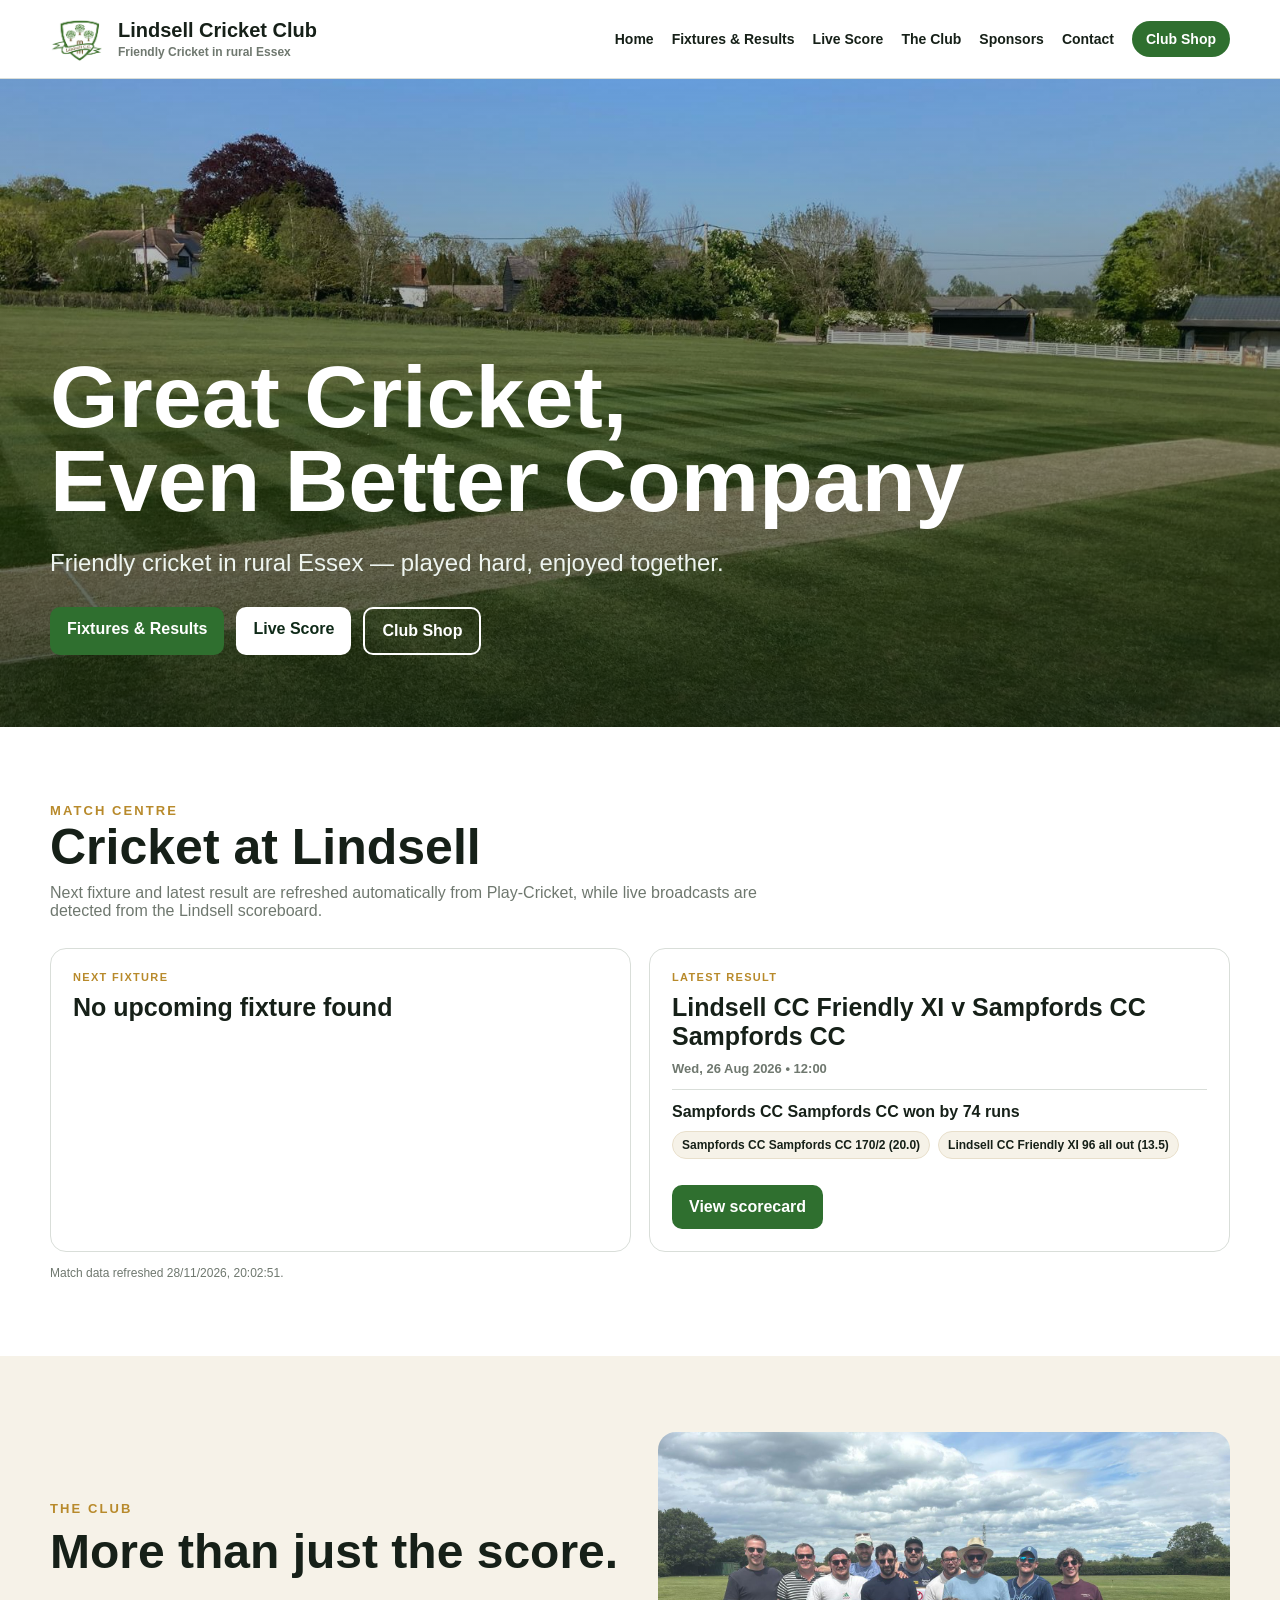
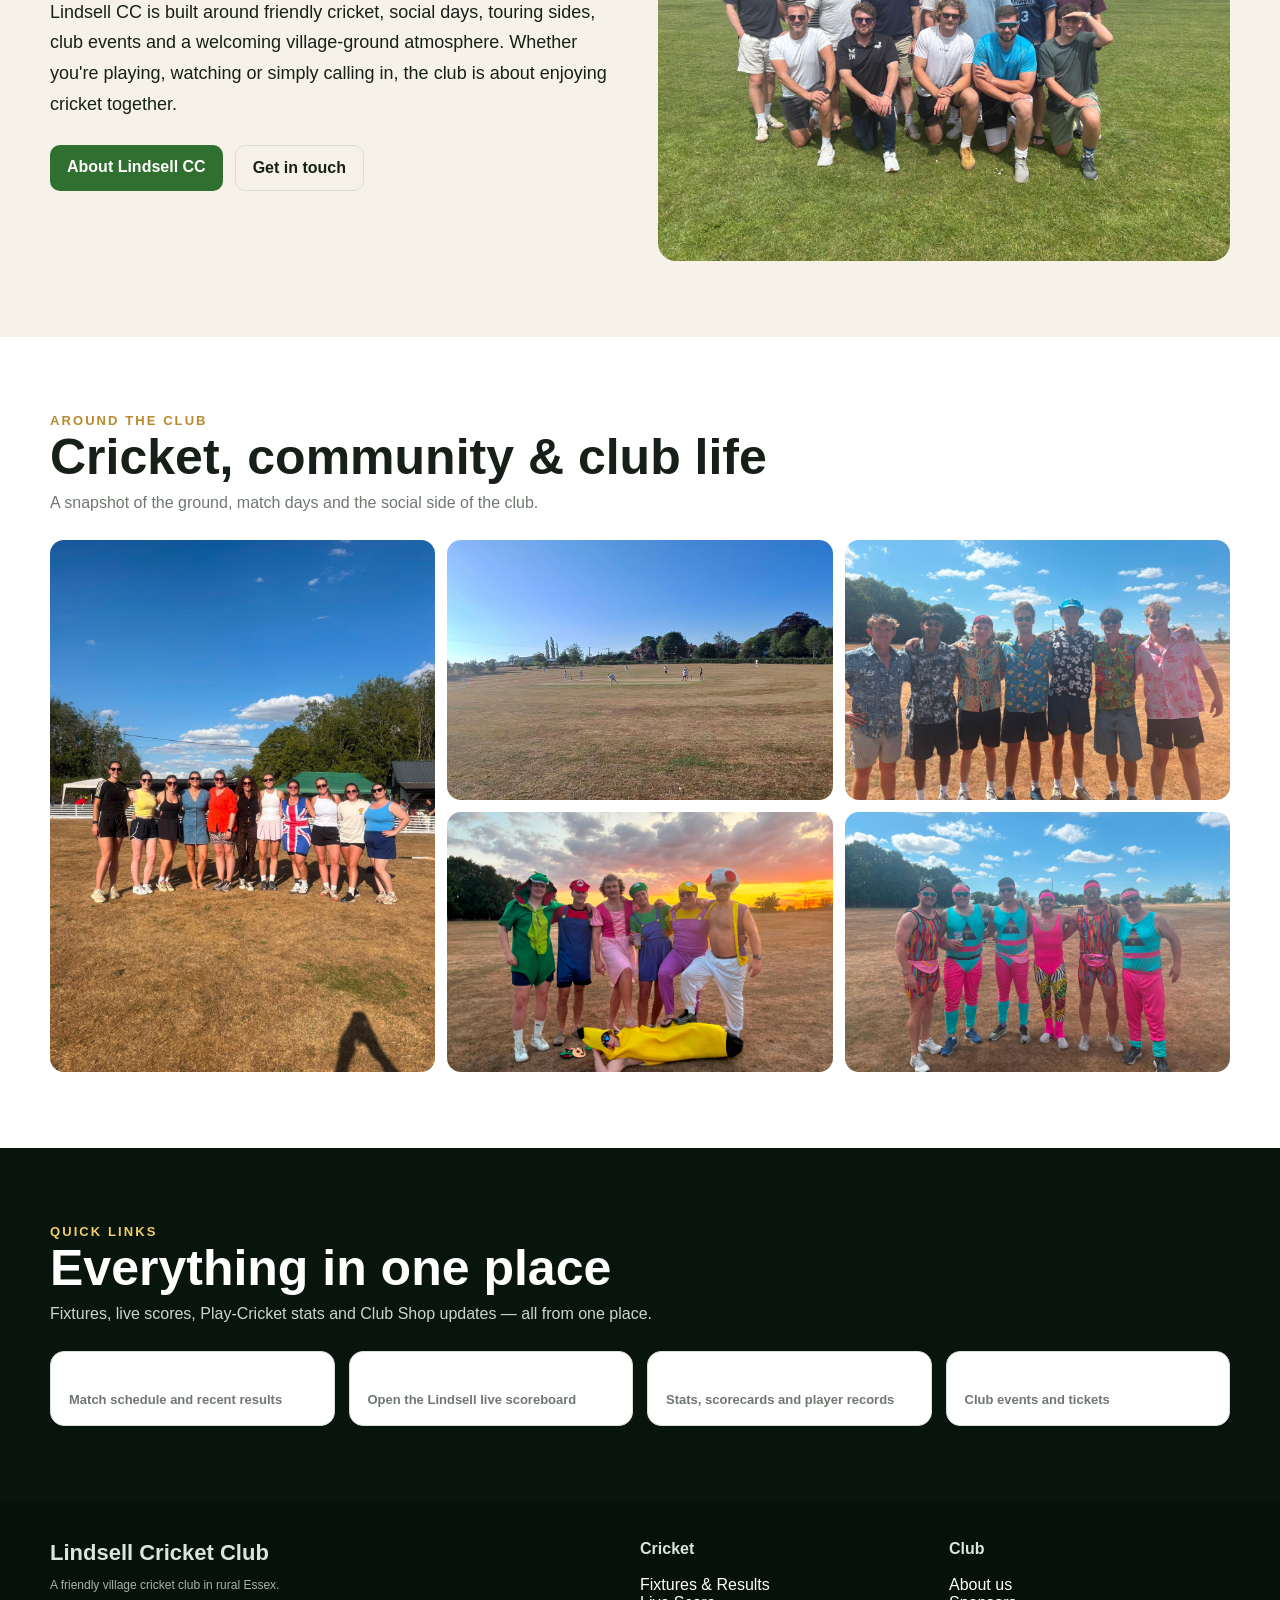
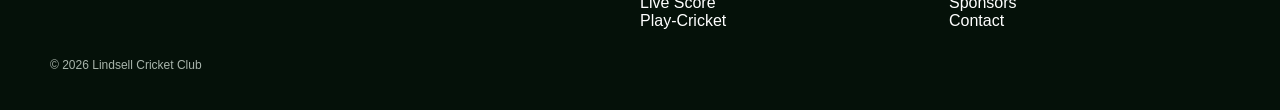
<file: index.html>
<!doctype html>
<html lang="en">
<head>
<meta charset="utf-8">
<meta name="viewport" content="width=device-width,initial-scale=1">
<meta name="description" content="Official website of Lindsell Cricket Club in Churchend, Lindsell, near Great Dunmow, Essex. Fixtures, results, live scores, club information and contact details.">
<meta name="robots" content="index,follow,max-image-preview:large">
<title>Lindsell Cricket Club | Friendly Cricket in North Essex</title>
<link rel="canonical" href="https://lindsellcc.co.uk/">
<link rel="icon" type="image/png" href="assets/images/logo.png">
<link rel="apple-touch-icon" href="assets/images/logo.png">
<meta name="theme-color" content="#0f2a18">
<meta property="og:locale" content="en_GB">
<meta property="og:type" content="website">
<meta property="og:site_name" content="Lindsell Cricket Club">
<meta property="og:title" content="Lindsell Cricket Club | Friendly Cricket in North Essex">
<meta property="og:description" content="Official website of Lindsell Cricket Club in Churchend, Lindsell, near Great Dunmow, Essex. Fixtures, results, live scores, club information and contact details.">
<meta property="og:url" content="https://lindsellcc.co.uk/">
<meta property="og:image" content="https://lindsellcc.co.uk/assets/images/ground-pristine.jpeg">
<meta property="og:image:alt" content="Lindsell Cricket Club ground in rural Essex">
<meta name="twitter:card" content="summary_large_image">
<meta name="twitter:title" content="Lindsell Cricket Club | Friendly Cricket in North Essex">
<meta name="twitter:description" content="Official website of Lindsell Cricket Club in Churchend, Lindsell, near Great Dunmow, Essex. Fixtures, results, live scores, club information and contact details.">
<meta name="twitter:image" content="https://lindsellcc.co.uk/assets/images/ground-pristine.jpeg">
<link rel="stylesheet" href="assets/css/style.css?v=1.3.22">
<script type="application/ld+json">
{
  "@context": "https://schema.org",
  "@graph": [
    {
      "@type": "WebSite",
      "@id": "https://lindsellcc.co.uk/#website",
      "url": "https://lindsellcc.co.uk/",
      "name": "Lindsell Cricket Club",
      "alternateName": [
        "Lindsell CC",
        "lindsellcc.co.uk"
      ],
      "publisher": {
        "@id": "https://lindsellcc.co.uk/#club"
      }
    },
    {
      "@type": "SportsOrganization",
      "@id": "https://lindsellcc.co.uk/#club",
      "name": "Lindsell Cricket Club",
      "alternateName": "Lindsell CC",
      "url": "https://lindsellcc.co.uk/",
      "logo": "https://lindsellcc.co.uk/assets/images/logo.png",
      "image": "https://lindsellcc.co.uk/assets/images/ground-pristine.jpeg",
      "description": "Friendly village cricket club based in Churchend, Lindsell, in rural North Essex.",
      "sport": "Cricket",
      "email": "info@lindsellcc.co.uk",
      "address": {
        "@type": "PostalAddress",
        "streetAddress": "Gallows Green Road, Churchend",
        "addressLocality": "Lindsell",
        "addressRegion": "Essex",
        "postalCode": "CM6 3QR",
        "addressCountry": "GB"
      },
      "sameAs": [
        "https://lindsell.play-cricket.com/",
        "https://www.instagram.com/lindsellcc/",
        "https://www.facebook.com/p/Lindsell-CC-61557502583913/",
        "https://x.com/LindsellCC",
        "https://lindsell-village.co.uk/index.php/parish-organisations/cricket-club"
      ]
    }
  ]
}
</script>
    <!-- Microsoft Clarity -->
    <script type="text/javascript">
        (function(c,l,a,r,i,t,y){
            c[a]=c[a]||function(){(c[a].q=c[a].q||[]).push(arguments)};
            t=l.createElement(r);t.async=1;t.src="https://www.clarity.ms/tag/"+i;
            y=l.getElementsByTagName(r)[0];y.parentNode.insertBefore(t,y);
        })(window, document, "clarity", "script", "yo1la5okx3");
    </script>
</head>
<body class="home-page">
<header class="site-header">
  <div class="container header-inner">
    <a class="brand" href="index.html">
      <img src="assets/images/logo.png" alt="Lindsell Cricket Club logo">
      <div class="brand-text"><strong>Lindsell Cricket Club</strong><span>Friendly Cricket in rural Essex</span></div>
    </a>
    <button class="menu-btn" aria-label="Open menu">☰</button>
    <nav class="nav">
      <a href="index.html">Home</a>
      <a href="fixtures.html">Fixtures & Results</a>
      <a href="live.html">Live Score</a>
      <a href="club.html">The Club</a>
      <a href="sponsors.html">Sponsors</a>
      <a href="contact.html">Contact</a>
      <a class="shop" href="shop.html">Club Shop</a>
    </nav>
  </div>
</header>

<section class="hero"><div class="container hero-inner">
  <h1>Great Cricket,<br>Even Better Company</h1>
  <p>Friendly cricket in rural Essex — played hard, enjoyed together.</p>
  <div class="actions"><a class="btn primary" href="fixtures.html">Fixtures & Results</a><a class="btn secondary" href="live.html">Live Score</a><a class="btn outline" href="shop.html">Club Shop</a></div>
</div></section>

<section class="section"><div class="container">
  <div class="home-live-banner" data-live-now>
    <div>
      <div class="live-badge"><i></i> LIVE SCOREBOARD</div>
      <div class="live-title" data-live-title>Live cricket at Lindsell</div>
      <div class="live-copy" data-live-copy></div>
    </div>
    <div class="actions"><a class="btn secondary" data-live-link href="live.html">WATCH LIVE SCORE</a></div>
  </div>
  <div class="section-title section-title-stacked"><div><div class="kicker" style="color:var(--gold)">Match centre</div><h2>Cricket at Lindsell</h2></div><p>Next fixture and latest result are refreshed automatically from Play-Cricket, while live broadcasts are detected from the Lindsell scoreboard.</p></div>
  <div class="match-grid">
    <article class="match-card" data-next-fixture><div class="match-label">Next fixture</div><h3>Loading…</h3></article>
    <article class="match-card" data-latest-result><div class="match-label">Latest result</div><h3>Loading…</h3></article>
  </div>
  <div class="data-note" data-match-updated>Loading match data…</div>
</div></section>

<section class="section alt"><div class="container split">
  <div><div class="kicker" style="color:var(--gold)">The club</div><h2 class="club-intro-title">More than just the score.</h2><p class="prose" style="font-size:18px">Lindsell CC is built around friendly cricket, social days, touring sides, club events and a welcoming village-ground atmosphere. Whether you're playing, watching or simply calling in, the club is about enjoying cricket together.</p><div class="actions"><a class="btn primary" href="club.html">About Lindsell CC</a><a class="btn" style="border:1px solid var(--line)" href="contact.html">Get in touch</a></div></div>
  <img src="assets/images/club-team.jpeg" alt="Lindsell Cricket Club group">
</div></section>

<section class="section"><div class="container">
  <div class="section-title section-title-stacked around-club-title"><div><div class="kicker" style="color:var(--gold)">Around the club</div><h2>Cricket, community & club life</h2></div><p>A snapshot of the ground, match days and the social side of the club.</p></div>
  <div class="gallery"><img class="tall" src="assets/images/club-women.jpeg" alt="Club group"><img src="assets/images/ground-match.jpeg" alt="Match at Lindsell"><img src="assets/images/club-youth.jpeg" alt="Young club players"><img src="assets/images/club-fun-1.jpeg" alt="Club fancy dress"><img src="assets/images/club-fun-2.jpeg" alt="Club social team"></div>
</div></section>

<section class="section dark"><div class="container">
  <div class="section-title section-title-stacked"><div><div class="kicker">Quick links</div><h2>Everything in one place</h2></div><p>Fixtures, live scores, Play-Cricket stats and Club Shop updates — all from one place.</p></div>
  <div class="quick-links"><a href="fixtures.html">Fixtures & Results<span>Match schedule and recent results</span></a><a href="live.html">Live Score<span>Open the Lindsell live scoreboard</span></a><a href="https://lindsell.play-cricket.com/" target="_blank" rel="noopener">Play-Cricket<span>Stats, scorecards and player records</span></a><a href="shop.html">Club Shop<span>Club events and tickets</span></a></div>
</div></section>

<footer class="footer">
  <div class="container footer-grid">
    <div><strong style="font-size:22px">Lindsell Cricket Club</strong><p class="small">A friendly village cricket club in rural Essex.</p></div>
    <div><strong>Cricket</strong><br><br><a href="fixtures.html">Fixtures & Results</a><br><a href="live.html">Live Score</a><br><a href="https://lindsell.play-cricket.com/" target="_blank" rel="noopener">Play-Cricket</a></div>
    <div><strong>Club</strong><br><br><a href="club.html">About us</a><br><a href="sponsors.html">Sponsors</a><br><a href="contact.html">Contact</a></div>
  </div>
  <div class="container small" style="margin-top:28px">© 2026 Lindsell Cricket Club</div>
</footer>
<script src="assets/js/site.js?v=1.3.22"></script>
<script src="assets/js/config.js?v=1.3.22"></script>
<script src="assets/js/match-centre.js?v=1.3.22"></script>
</body>
</html>
</file>
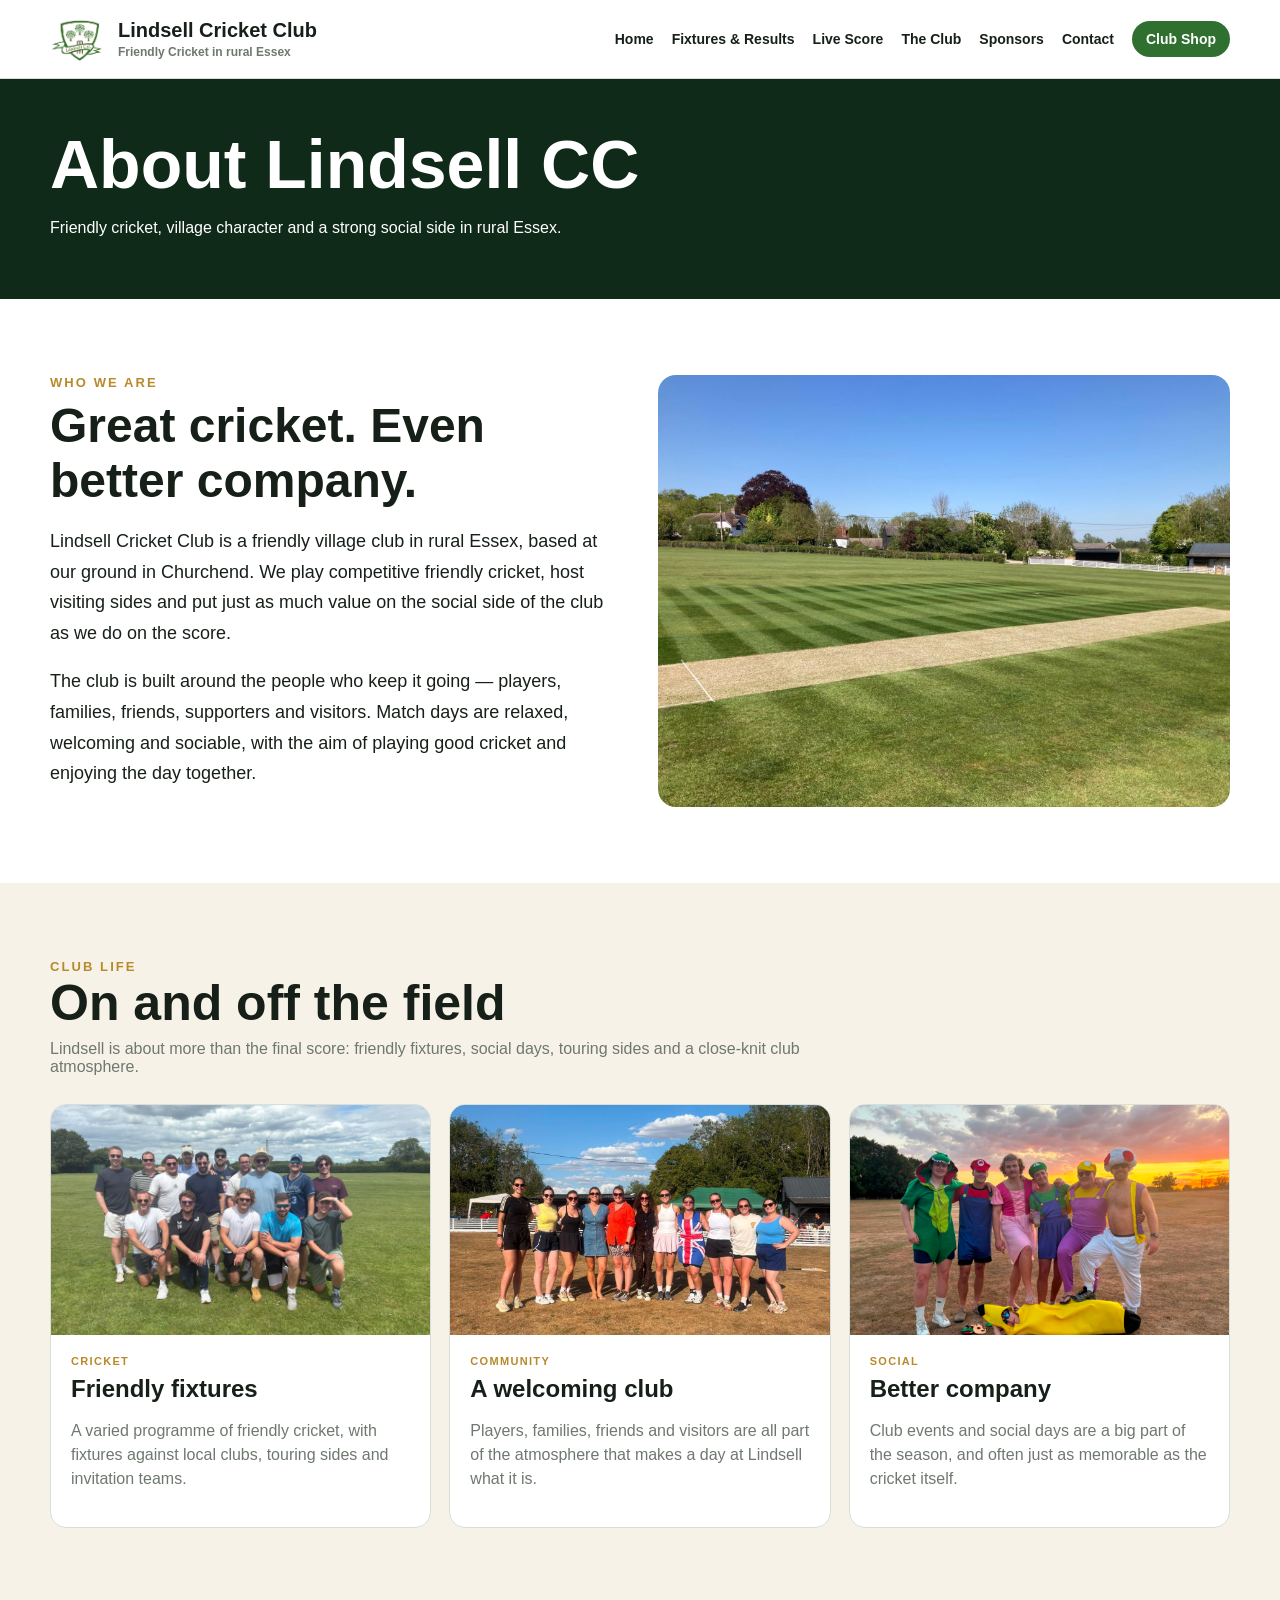
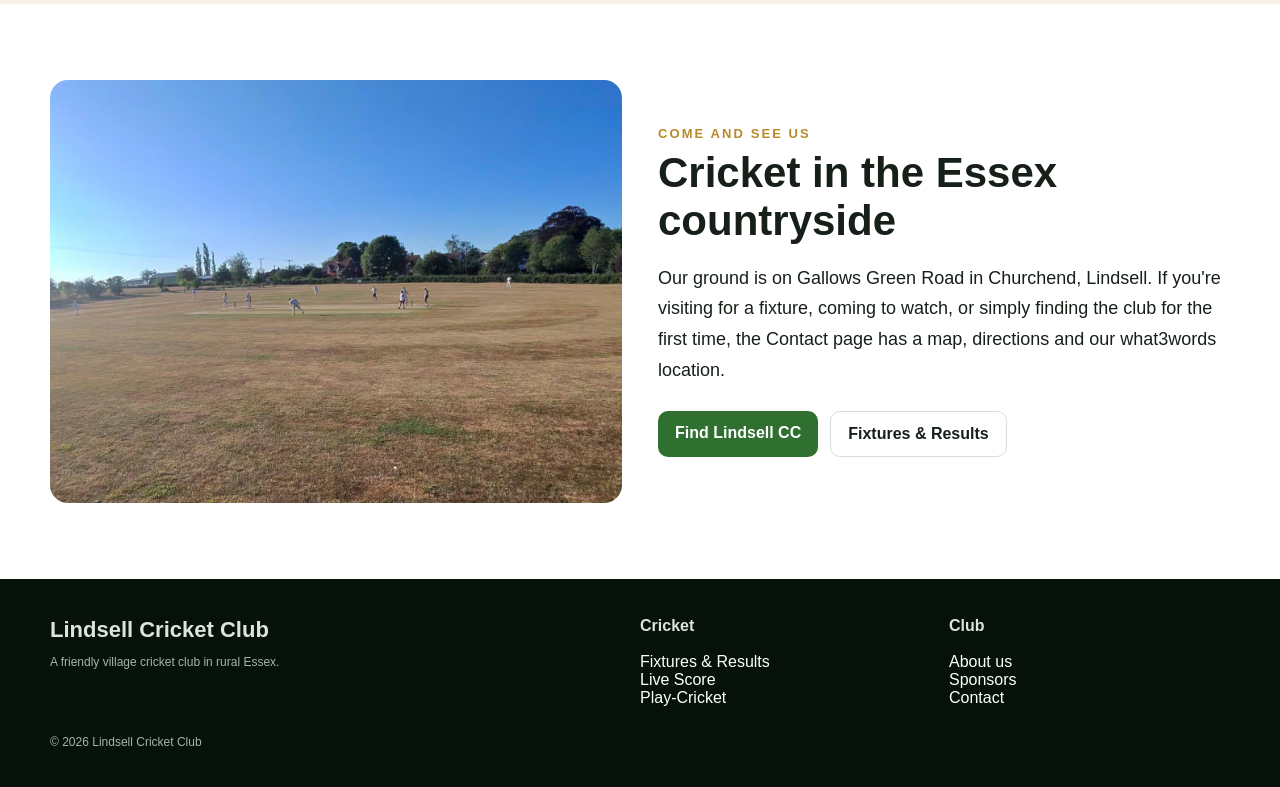
<file: club.html>
<!doctype html>
<html lang="en">
<head>
<meta charset="utf-8">
<meta name="viewport" content="width=device-width,initial-scale=1">
<meta name="description" content="Learn about Lindsell Cricket Club, a friendly and welcoming village cricket club based in Churchend, Lindsell, in rural North Essex.">
<meta name="robots" content="index,follow,max-image-preview:large">
<title>About Lindsell Cricket Club | Village Cricket in Essex</title>
<link rel="canonical" href="https://lindsellcc.co.uk/club.html">
<link rel="icon" type="image/png" href="assets/images/logo.png">
<link rel="apple-touch-icon" href="assets/images/logo.png">
<meta name="theme-color" content="#0f2a18">
<meta property="og:locale" content="en_GB">
<meta property="og:type" content="website">
<meta property="og:site_name" content="Lindsell Cricket Club">
<meta property="og:title" content="About Lindsell Cricket Club | Village Cricket in Essex">
<meta property="og:description" content="Learn about Lindsell Cricket Club, a friendly and welcoming village cricket club based in Churchend, Lindsell, in rural North Essex.">
<meta property="og:url" content="https://lindsellcc.co.uk/club.html">
<meta property="og:image" content="https://lindsellcc.co.uk/assets/images/ground-pristine.jpeg">
<meta property="og:image:alt" content="Lindsell Cricket Club ground in rural Essex">
<meta name="twitter:card" content="summary_large_image">
<meta name="twitter:title" content="About Lindsell Cricket Club | Village Cricket in Essex">
<meta name="twitter:description" content="Learn about Lindsell Cricket Club, a friendly and welcoming village cricket club based in Churchend, Lindsell, in rural North Essex.">
<meta name="twitter:image" content="https://lindsellcc.co.uk/assets/images/ground-pristine.jpeg">
<link rel="stylesheet" href="assets/css/style.css?v=1.3.21">
    <!-- Microsoft Clarity -->
    <script type="text/javascript">
        (function(c,l,a,r,i,t,y){
            c[a]=c[a]||function(){(c[a].q=c[a].q||[]).push(arguments)};
            t=l.createElement(r);t.async=1;t.src="https://www.clarity.ms/tag/"+i;
            y=l.getElementsByTagName(r)[0];y.parentNode.insertBefore(t,y);
        })(window, document, "clarity", "script", "yo1la5okx3");
    </script>
</head>

<body>

<header class="site-header">
  <div class="container header-inner">

    <a class="brand" href="index.html">
      <img src="assets/images/logo.png" alt="Lindsell Cricket Club logo">

      <div class="brand-text">
        <strong>Lindsell Cricket Club</strong>
        <span>Friendly Cricket in rural Essex</span>
      </div>
    </a>

    <button class="menu-btn" aria-label="Open menu">☰</button>

    <nav class="nav">
      <a href="index.html">Home</a>
      <a href="fixtures.html">Fixtures & Results</a>
      <a href="live.html">Live Score</a>
      <a href="club.html">The Club</a>
      <a href="sponsors.html">Sponsors</a>
      <a href="contact.html">Contact</a>
      <a class="shop" href="shop.html">Club Shop</a>
    </nav>

  </div>
</header>


<section class="page-hero">
  <div class="container">

    <h1>About Lindsell CC</h1>

    <p>
      Friendly cricket, village character and a strong social side in rural Essex.
    </p>

  </div>
</section>


<section class="section">

  <div class="container split">

    <div>

      <div class="kicker" style="color:var(--gold)">
        Who we are
      </div>

      <h2 style="font-size:48px;margin:8px 0 16px">
        Great cricket. Even better company.
      </h2>

      <div class="prose">

        <p>
          Lindsell Cricket Club is a friendly village club in rural Essex,
          based at our ground in Churchend. We play competitive friendly
          cricket, host visiting sides and put just as much value on the
          social side of the club as we do on the score.
        </p>

        <p>
          The club is built around the people who keep it going — players,
          families, friends, supporters and visitors. Match days are relaxed,
          welcoming and sociable, with the aim of playing good cricket and
          enjoying the day together.
        </p>

      </div>

    </div>

    <img
      src="assets/images/ground-pristine.jpeg"
      alt="Lindsell Cricket Club ground in rural Essex"
    >

  </div>

</section>


<section class="section alt">

  <div class="container">

    <div class="section-title section-title-stacked">

      <div>

        <div class="kicker" style="color:var(--gold)">
          Club life
        </div>

        <h2>
          On and off the field
        </h2>

        <p>
          Lindsell is about more than the final score: friendly fixtures,
          social days, touring sides and a close-knit club atmosphere.
        </p>

      </div>

    </div>


    <div class="cards">

      <div class="card">

        <img
          src="assets/images/club-team.jpeg"
          alt="Lindsell Cricket Club players"
        >

        <div class="body">

          <div class="label">
            Cricket
          </div>

          <h3>
            Friendly fixtures
          </h3>

          <p>
            A varied programme of friendly cricket, with fixtures against
            local clubs, touring sides and invitation teams.
          </p>

        </div>

      </div>


      <div class="card">

        <img
          src="assets/images/club-women.jpeg"
          alt="Lindsell Cricket Club social group"
        >

        <div class="body">

          <div class="label">
            Community
          </div>

          <h3>
            A welcoming club
          </h3>

          <p>
            Players, families, friends and visitors are all part of the
            atmosphere that makes a day at Lindsell what it is.
          </p>

        </div>

      </div>


      <div class="card">

        <img
          src="assets/images/club-fun-1.jpeg"
          alt="Lindsell Cricket Club social event"
        >

        <div class="body">

          <div class="label">
            Social
          </div>

          <h3>
            Better company
          </h3>

          <p>
            Club events and social days are a big part of the season,
            and often just as memorable as the cricket itself.
          </p>

        </div>

      </div>

    </div>

  </div>

</section>


<section class="section">

  <div class="container split">

    <img
      src="assets/images/ground-match.jpeg"
      alt="Cricket match at Lindsell"
    >

    <div>

      <div class="kicker" style="color:var(--gold)">
        Come and see us
      </div>

      <h2 style="font-size:42px;margin:8px 0 14px">
        Cricket in the Essex countryside
      </h2>

      <p class="prose">
        Our ground is on Gallows Green Road in Churchend, Lindsell.
        If you're visiting for a fixture, coming to watch, or simply
        finding the club for the first time, the Contact page has a map,
        directions and our what3words location.
      </p>

      <div class="actions">

        <a class="btn primary" href="contact.html">
          Find Lindsell CC
        </a>

        <a
          class="btn"
          style="border:1px solid var(--line)"
          href="fixtures.html"
        >
          Fixtures & Results
        </a>

      </div>

    </div>

  </div>

</section>


<footer class="footer">

  <div class="container footer-grid">

    <div>

      <strong style="font-size:22px">
        Lindsell Cricket Club
      </strong>

      <p class="small">
        A friendly village cricket club in rural Essex.
      </p>

    </div>


    <div>

      <strong>
        Cricket
      </strong>

      <br><br>

      <a href="fixtures.html">
        Fixtures & Results
      </a>

      <br>

      <a href="live.html">
        Live Score
      </a>

      <br>

      <a
        href="https://lindsell.play-cricket.com/"
        target="_blank"
        rel="noopener"
      >
        Play-Cricket
      </a>

    </div>


    <div>

      <strong>
        Club
      </strong>

      <br><br>

      <a href="club.html">
        About us
      </a>

      <br>

      <a href="sponsors.html">
        Sponsors
      </a>

      <br>

      <a href="contact.html">
        Contact
      </a>

    </div>

  </div>


  <div
    class="container small"
    style="margin-top:28px"
  >
    © 2026 Lindsell Cricket Club
  </div>

</footer>


<script src="assets/js/site.js"></script>

</body>
</html>
</file>
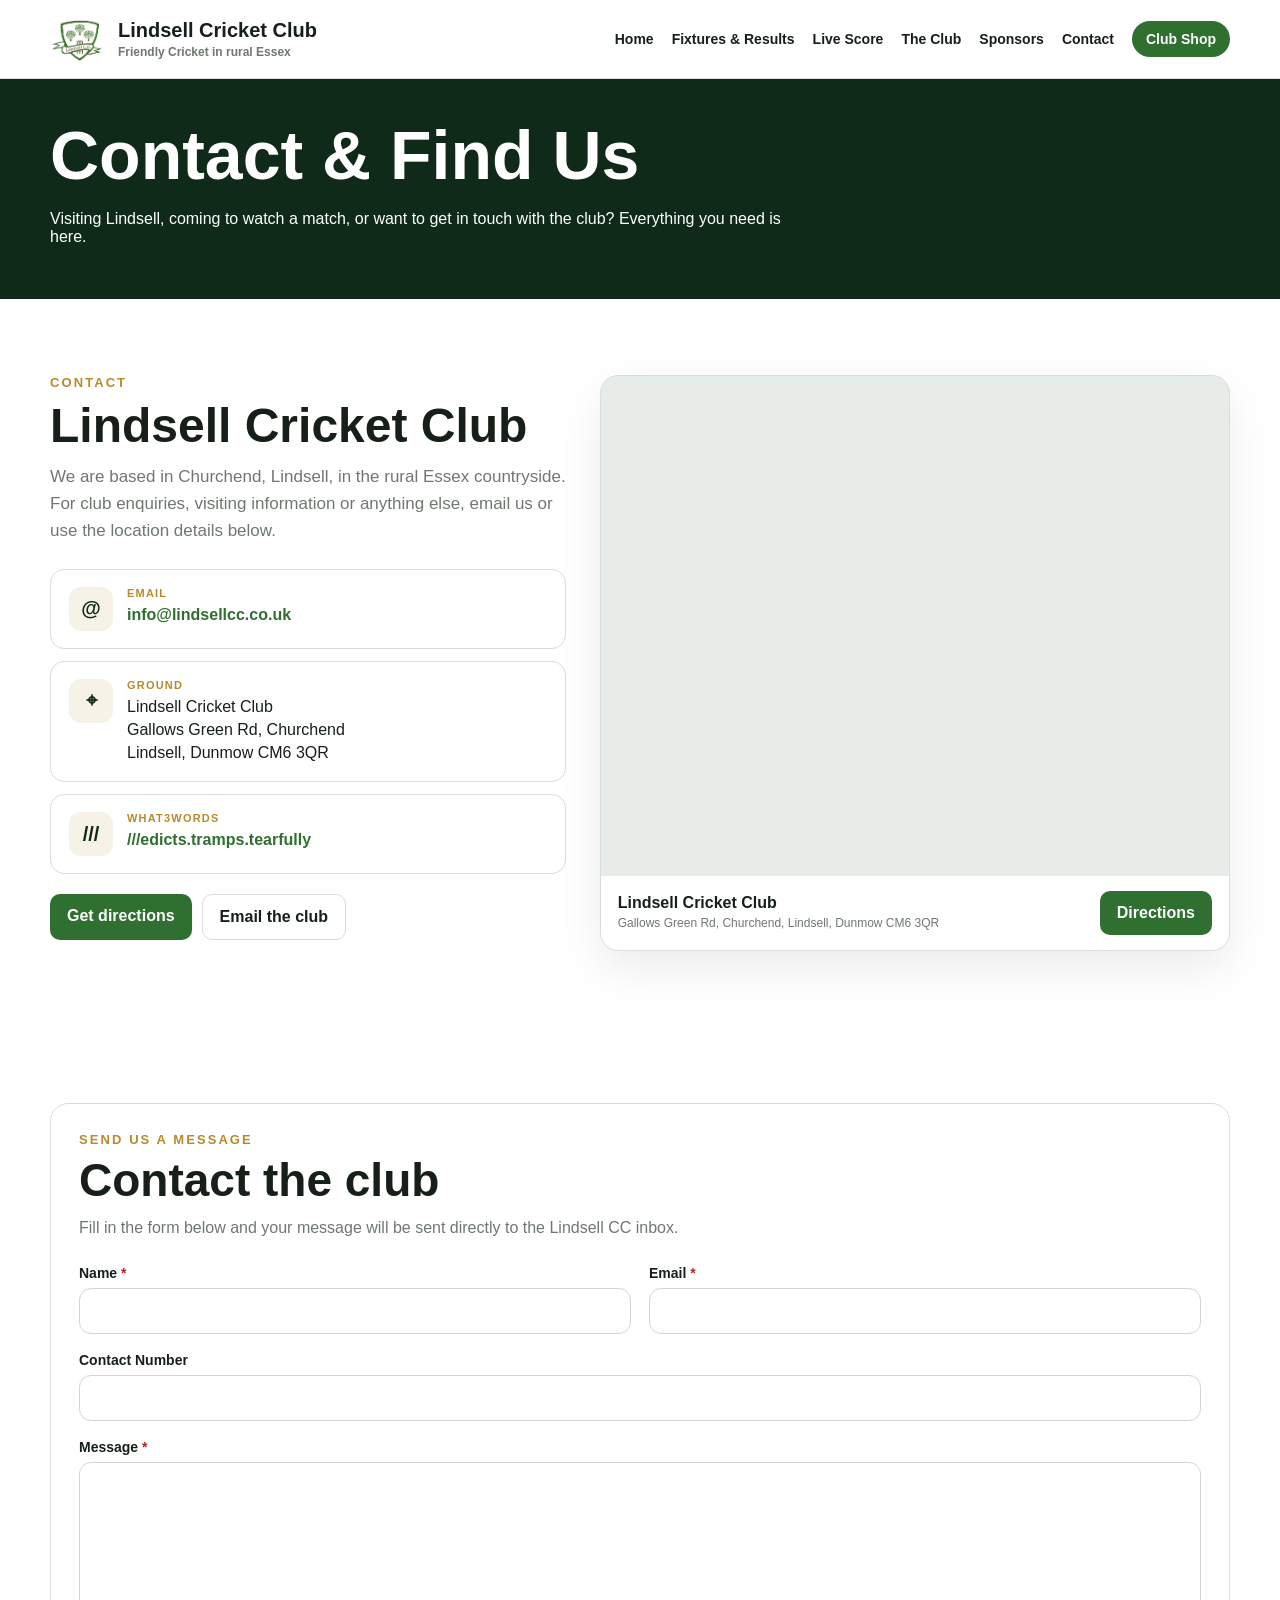
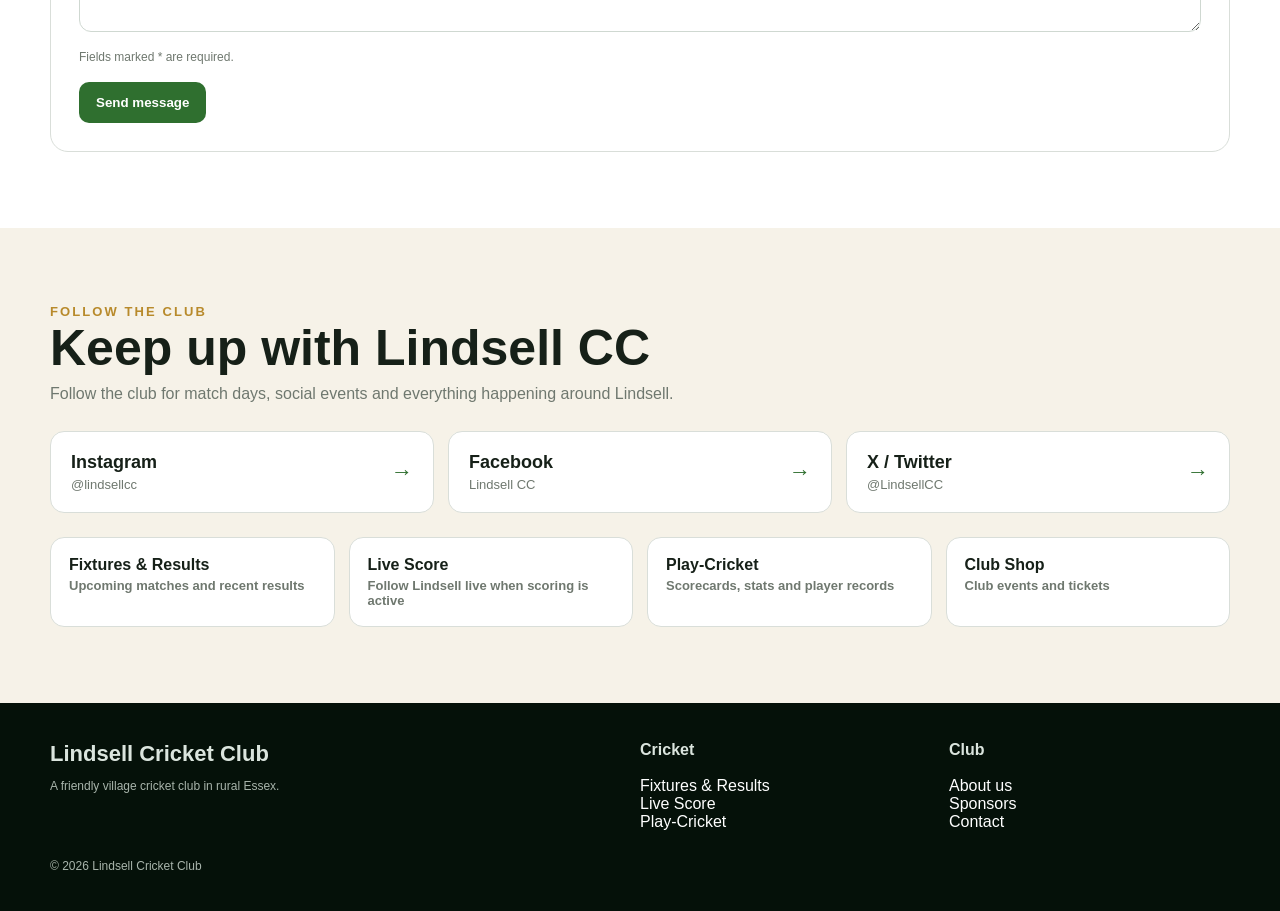
<file: contact.html>
<!doctype html>
<html lang="en">
<head>
<meta charset="utf-8">
<meta name="viewport" content="width=device-width,initial-scale=1">
<meta name="description" content="Contact Lindsell Cricket Club and find our ground on Gallows Green Road, Churchend, Lindsell, near Great Dunmow in Essex.">
<meta name="robots" content="index,follow,max-image-preview:large">
<title>Contact & Find Us | Lindsell Cricket Club, Essex</title>
<link rel="canonical" href="https://lindsellcc.co.uk/contact.html">
<link rel="icon" type="image/png" href="assets/images/logo.png">
<link rel="apple-touch-icon" href="assets/images/logo.png">
<meta name="theme-color" content="#0f2a18">
<meta property="og:locale" content="en_GB">
<meta property="og:type" content="website">
<meta property="og:site_name" content="Lindsell Cricket Club">
<meta property="og:title" content="Contact & Find Us | Lindsell Cricket Club, Essex">
<meta property="og:description" content="Contact Lindsell Cricket Club and find our ground on Gallows Green Road, Churchend, Lindsell, near Great Dunmow in Essex.">
<meta property="og:url" content="https://lindsellcc.co.uk/contact.html">
<meta property="og:image" content="https://lindsellcc.co.uk/assets/images/ground-pristine.jpeg">
<meta property="og:image:alt" content="Lindsell Cricket Club ground in rural Essex">
<meta name="twitter:card" content="summary_large_image">
<meta name="twitter:title" content="Contact & Find Us | Lindsell Cricket Club, Essex">
<meta name="twitter:description" content="Contact Lindsell Cricket Club and find our ground on Gallows Green Road, Churchend, Lindsell, near Great Dunmow in Essex.">
<meta name="twitter:image" content="https://lindsellcc.co.uk/assets/images/ground-pristine.jpeg">
<link rel="stylesheet" href="assets/css/style.css?v=1.3.22">

<style>
/* Website v1.3.2 — Contact & Find Us page */
.contact-intro{
  max-width:var(--max);
}

.contact-intro p{
  max-width:760px;
}

.contact-main{
  display:grid;
  grid-template-columns:minmax(0,.9fr) minmax(0,1.1fr);
  gap:34px;
  align-items:start;
}

.contact-heading{
  margin:8px 0 10px;
  font-size:clamp(34px,5vw,48px);
}

.contact-lead{
  margin:0 0 24px;
  max-width:640px;
  color:var(--muted);
  font-size:17px;
  line-height:1.6;
}

.contact-detail-grid{
  display:grid;
  gap:12px;
}

.contact-detail{
  display:grid;
  grid-template-columns:44px 1fr;
  gap:14px;
  align-items:start;
  padding:17px 18px;
  background:#fff;
  border:1px solid var(--line);
  border-radius:14px;
}

.contact-icon{
  width:44px;
  height:44px;
  border-radius:12px;
  display:flex;
  align-items:center;
  justify-content:center;
  flex:0 0 auto;
  background:var(--cream);
  color:var(--green-dark);
  font-size:20px;
  font-weight:900;
}

.contact-detail-label{
  margin-bottom:4px;
  color:var(--gold);
  font-size:11px;
  font-weight:900;
  letter-spacing:.11em;
  text-transform:uppercase;
}

.contact-detail-value{
  color:var(--ink);
  line-height:1.45;
}

.contact-detail-value a{
  color:var(--green);
  font-weight:900;
  text-decoration:none;
}

.contact-actions{
  display:flex;
  gap:10px;
  flex-wrap:wrap;
  margin-top:20px;
}

.contact-actions .btn{
  margin:0;
}

.contact-map-wrap{
  overflow:hidden;
  border-radius:18px;
  border:1px solid var(--line);
  background:#e8ece9;
  box-shadow:0 18px 45px rgba(0,0,0,.08);
}

.contact-map-wrap iframe{
  display:block;
  width:100%;
  height:500px;
  border:0;
}

.contact-map-footer{
  display:flex;
  justify-content:space-between;
  gap:16px;
  align-items:center;
  padding:15px 17px;
  background:#fff;
}

.contact-map-footer strong{
  display:block;
  margin-bottom:3px;
}

.contact-map-footer span{
  display:block;
  color:var(--muted);
  font-size:12px;
  line-height:1.35;
}

.contact-map-footer a{
  white-space:nowrap;
}

.follow-grid{
  display:grid;
  grid-template-columns:repeat(3,1fr);
  gap:14px;
}

.follow-card{
  display:flex;
  align-items:center;
  justify-content:space-between;
  gap:14px;
  padding:20px;
  border:1px solid var(--line);
  border-radius:14px;
  background:#fff;
  text-decoration:none;
  transition:transform .15s ease,border-color .15s ease;
}

.follow-card:hover{
  transform:translateY(-2px);
  border-color:#b9c8bd;
}

.follow-card strong{
  display:block;
  font-size:18px;
}

.follow-card span{
  display:block;
  margin-top:4px;
  color:var(--muted);
  font-size:13px;
}

.follow-arrow{
  color:var(--green);
  font-size:22px;
  font-weight:900;
}

.contact-quick-links{
  margin-top:24px;
}

@media(max-width:900px){
  .contact-main{
    grid-template-columns:1fr;
  }

  .follow-grid{
    grid-template-columns:1fr;
  }
}

@media(max-width:620px){
  .contact-detail{
    grid-template-columns:38px 1fr;
    padding:14px;
  }

  .contact-icon{
    width:38px;
    height:38px;
    border-radius:10px;
    font-size:17px;
  }

  .contact-map-wrap iframe{
    height:360px;
  }

  .contact-map-footer{
    align-items:flex-start;
    flex-direction:column;
  }

  .contact-map-footer a{
    width:100%;
    text-align:center;
  }
}


/* Website v1.3.3 — Contact form */
.contact-form-section{
  padding:76px 0;
}

.contact-form-shell{
  width:100%;
  padding:28px;
  border:1px solid var(--line);
  border-radius:18px;
  background:#fff;
}

.contact-form-intro{margin-bottom:24px}

.contact-form-intro h2{
  margin:6px 0 8px;
  font-size:clamp(32px,5vw,46px)
}

.contact-form-intro p{
  margin:0;
  color:var(--muted);
  line-height:1.6
}

.contact-form{
  display:grid;
  gap:18px
}

.form-row{
  display:grid;
  grid-template-columns:1fr 1fr;
  gap:18px
}

.form-field{
  display:grid;
  gap:7px
}

.form-field label{
  font-size:14px;
  font-weight:800;
  color:var(--ink)
}

.form-field .required{color:#b3261e}

.form-field input,
.form-field textarea{
  width:100%;
  border:1px solid #cfd8d1;
  border-radius:12px;
  padding:13px 14px;
  font:inherit;
  color:var(--ink);
  background:#fff;
  outline:none;
  transition:border-color .15s ease,box-shadow .15s ease
}

.form-field textarea{
  min-height:170px;
  resize:vertical
}

.form-field input:focus,
.form-field textarea:focus{
  border-color:var(--green);
  box-shadow:0 0 0 3px rgba(47,111,47,.12)
}

.form-help{
  margin:0;
  color:var(--muted);
  font-size:12px
}

.contact-form .btn{
  border:0;
  cursor:pointer;
  justify-self:start
}

@media(max-width:700px){
  .form-row{grid-template-columns:1fr}
  .contact-form-shell{padding:22px}
  .contact-form .btn{
    width:100%;
    text-align:center
  }
}

</style>
    <!-- Microsoft Clarity -->
    <script type="text/javascript">
        (function(c,l,a,r,i,t,y){
            c[a]=c[a]||function(){(c[a].q=c[a].q||[]).push(arguments)};
            t=l.createElement(r);t.async=1;t.src="https://www.clarity.ms/tag/"+i;
            y=l.getElementsByTagName(r)[0];y.parentNode.insertBefore(t,y);
        })(window, document, "clarity", "script", "yo1la5okx3");
    </script>
</head>
<body>
<header class="site-header">
  <div class="container header-inner">
    <a class="brand" href="index.html">
      <img src="assets/images/logo.png" alt="Lindsell Cricket Club logo">
      <div class="brand-text"><strong>Lindsell Cricket Club</strong><span>Friendly Cricket in rural Essex</span></div>
    </a>
    <button class="menu-btn" aria-label="Open menu">☰</button>
    <nav class="nav">
      <a href="index.html">Home</a>
      <a href="fixtures.html">Fixtures & Results</a>
      <a href="live.html">Live Score</a>
      <a href="club.html">The Club</a>
      <a href="sponsors.html">Sponsors</a>
      <a href="contact.html">Contact</a>
      <a class="shop" href="shop.html">Club Shop</a>
    </nav>
  </div>
</header>

<section class="page-hero">
  <div class="container contact-intro">
    <h1>Contact & Find Us</h1>
    <p>Visiting Lindsell, coming to watch a match, or want to get in touch with the club? Everything you need is here.</p>
  </div>
</section>

<section class="section">
  <div class="container contact-main">

    <div>
      <div class="kicker" style="color:var(--gold)">Contact</div>
      <h2 class="contact-heading">Lindsell Cricket Club</h2>
      <p class="contact-lead">
        We are based in Churchend, Lindsell, in the rural Essex countryside. For club enquiries, visiting information or anything else, email us or use the location details below.
      </p>

      <div class="contact-detail-grid">

        <div class="contact-detail">
          <div class="contact-icon">@</div>
          <div>
            <div class="contact-detail-label">Email</div>
            <div class="contact-detail-value">
              <a href="mailto:info@lindsellcc.co.uk">info@lindsellcc.co.uk</a>
            </div>
          </div>
        </div>

        <div class="contact-detail">
          <div class="contact-icon">⌖</div>
          <div>
            <div class="contact-detail-label">Ground</div>
            <div class="contact-detail-value">
              Lindsell Cricket Club<br>
              Gallows Green Rd, Churchend<br>
              Lindsell, Dunmow CM6 3QR
            </div>
          </div>
        </div>

        <div class="contact-detail">
          <div class="contact-icon">///</div>
          <div>
            <div class="contact-detail-label">what3words</div>
            <div class="contact-detail-value">
              <a href="https://what3words.com/edicts.tramps.tearfully" target="_blank" rel="noopener">///edicts.tramps.tearfully</a>
            </div>
          </div>
        </div>

      </div>

      <div class="contact-actions">
        <a class="btn primary"
           href="https://www.google.com/maps/dir/?api=1&destination=Lindsell%20Cricket%20Club%2C%20Gallows%20Green%20Rd%2C%20Churchend%2C%20Lindsell%2C%20Dunmow%20CM6%203QR"
           target="_blank" rel="noopener">Get directions</a>

        <a class="btn"
           style="border:1px solid var(--line)"
           href="mailto:info@lindsellcc.co.uk">Email the club</a>
      </div>
    </div>

    <div class="contact-map-wrap">
      <iframe
        src="https://www.google.com/maps?q=Lindsell%20Cricket%20Club%2C%20Gallows%20Green%20Rd%2C%20Churchend%2C%20Lindsell%2C%20Dunmow%20CM6%203QR&output=embed"
        title="Map showing Lindsell Cricket Club"
        loading="lazy"
        referrerpolicy="no-referrer-when-downgrade"
        allowfullscreen>
      </iframe>

      <div class="contact-map-footer">
        <div>
          <strong>Lindsell Cricket Club</strong>
          <span>Gallows Green Rd, Churchend, Lindsell, Dunmow CM6 3QR</span>
        </div>
        <a class="btn primary"
           href="https://www.google.com/maps/dir/?api=1&destination=Lindsell%20Cricket%20Club%2C%20Gallows%20Green%20Rd%2C%20Churchend%2C%20Lindsell%2C%20Dunmow%20CM6%203QR"
           target="_blank" rel="noopener">Directions</a>
      </div>
    </div>

  </div>
</section>

<section class="section contact-form-section" id="contact-form">
  <div class="container">
    <div class="contact-form-shell">

      <div class="contact-form-intro">
        <div class="kicker" style="color:var(--gold)">Send us a message</div>
        <h2>Contact the club</h2>
        <p>Fill in the form below and your message will be sent directly to the Lindsell CC inbox.</p>
      </div>

      <form action="https://formspree.io/f/xgawpojv" method="POST" class="contact-form">

        <div class="form-row">
          <div class="form-field">
            <label for="contact-name">Name <span class="required">*</span></label>
            <input type="text" id="contact-name" name="name" autocomplete="name" required>
          </div>

          <div class="form-field">
            <label for="contact-email">Email <span class="required">*</span></label>
            <input type="email" id="contact-email" name="email" autocomplete="email" required>
          </div>
        </div>

        <div class="form-field">
          <label for="contact-phone">Contact Number</label>
          <input type="tel" id="contact-phone" name="phone" autocomplete="tel">
        </div>

        <div class="form-field">
          <label for="contact-message">Message <span class="required">*</span></label>
          <textarea id="contact-message" name="message" required></textarea>
        </div>

        <input type="hidden" name="_subject" value="New message from the Lindsell CC website">

        <p class="form-help">Fields marked * are required.</p>

        <button class="btn primary" type="submit">Send message</button>

      </form>

    </div>
  </div>
</section>

<section class="section alt">
  <div class="container">

    <div class="section-title section-title-stacked">
      <div>
        <div class="kicker" style="color:var(--gold)">Follow the club</div>
        <h2>Keep up with Lindsell CC</h2>
        <p>Follow the club for match days, social events and everything happening around Lindsell.</p>
      </div>
    </div>

    <div class="follow-grid">
      <a class="follow-card" href="https://www.instagram.com/lindsellcc/" target="_blank" rel="noopener">
        <div><strong>Instagram</strong><span>@lindsellcc</span></div>
        <div class="follow-arrow">→</div>
      </a>

      <a class="follow-card" href="https://www.facebook.com/p/Lindsell-CC-61557502583913/" target="_blank" rel="noopener">
        <div><strong>Facebook</strong><span>Lindsell CC</span></div>
        <div class="follow-arrow">→</div>
      </a>

      <a class="follow-card" href="https://x.com/LindsellCC" target="_blank" rel="noopener">
        <div><strong>X / Twitter</strong><span>@LindsellCC</span></div>
        <div class="follow-arrow">→</div>
      </a>
    </div>

    <div class="quick-links contact-quick-links">
      <a href="fixtures.html">Fixtures & Results<span>Upcoming matches and recent results</span></a>
      <a href="live.html">Live Score<span>Follow Lindsell live when scoring is active</span></a>
      <a href="https://lindsell.play-cricket.com/" target="_blank" rel="noopener">Play-Cricket<span>Scorecards, stats and player records</span></a>
      <a href="shop.html">Club Shop<span>Club events and tickets</span></a>
    </div>

  </div>
</section>

<footer class="footer">
  <div class="container footer-grid">
    <div><strong style="font-size:22px">Lindsell Cricket Club</strong><p class="small">A friendly village cricket club in rural Essex.</p></div>
    <div><strong>Cricket</strong><br><br><a href="fixtures.html">Fixtures & Results</a><br><a href="live.html">Live Score</a><br><a href="https://lindsell.play-cricket.com/" target="_blank" rel="noopener">Play-Cricket</a></div>
    <div><strong>Club</strong><br><br><a href="club.html">About us</a><br><a href="sponsors.html">Sponsors</a><br><a href="contact.html">Contact</a></div>
  </div>
  <div class="container small" style="margin-top:28px">© 2026 Lindsell Cricket Club</div>
</footer>
<script src="assets/js/site.js?v=1.3.22"></script>

</body>
</html>
</file>
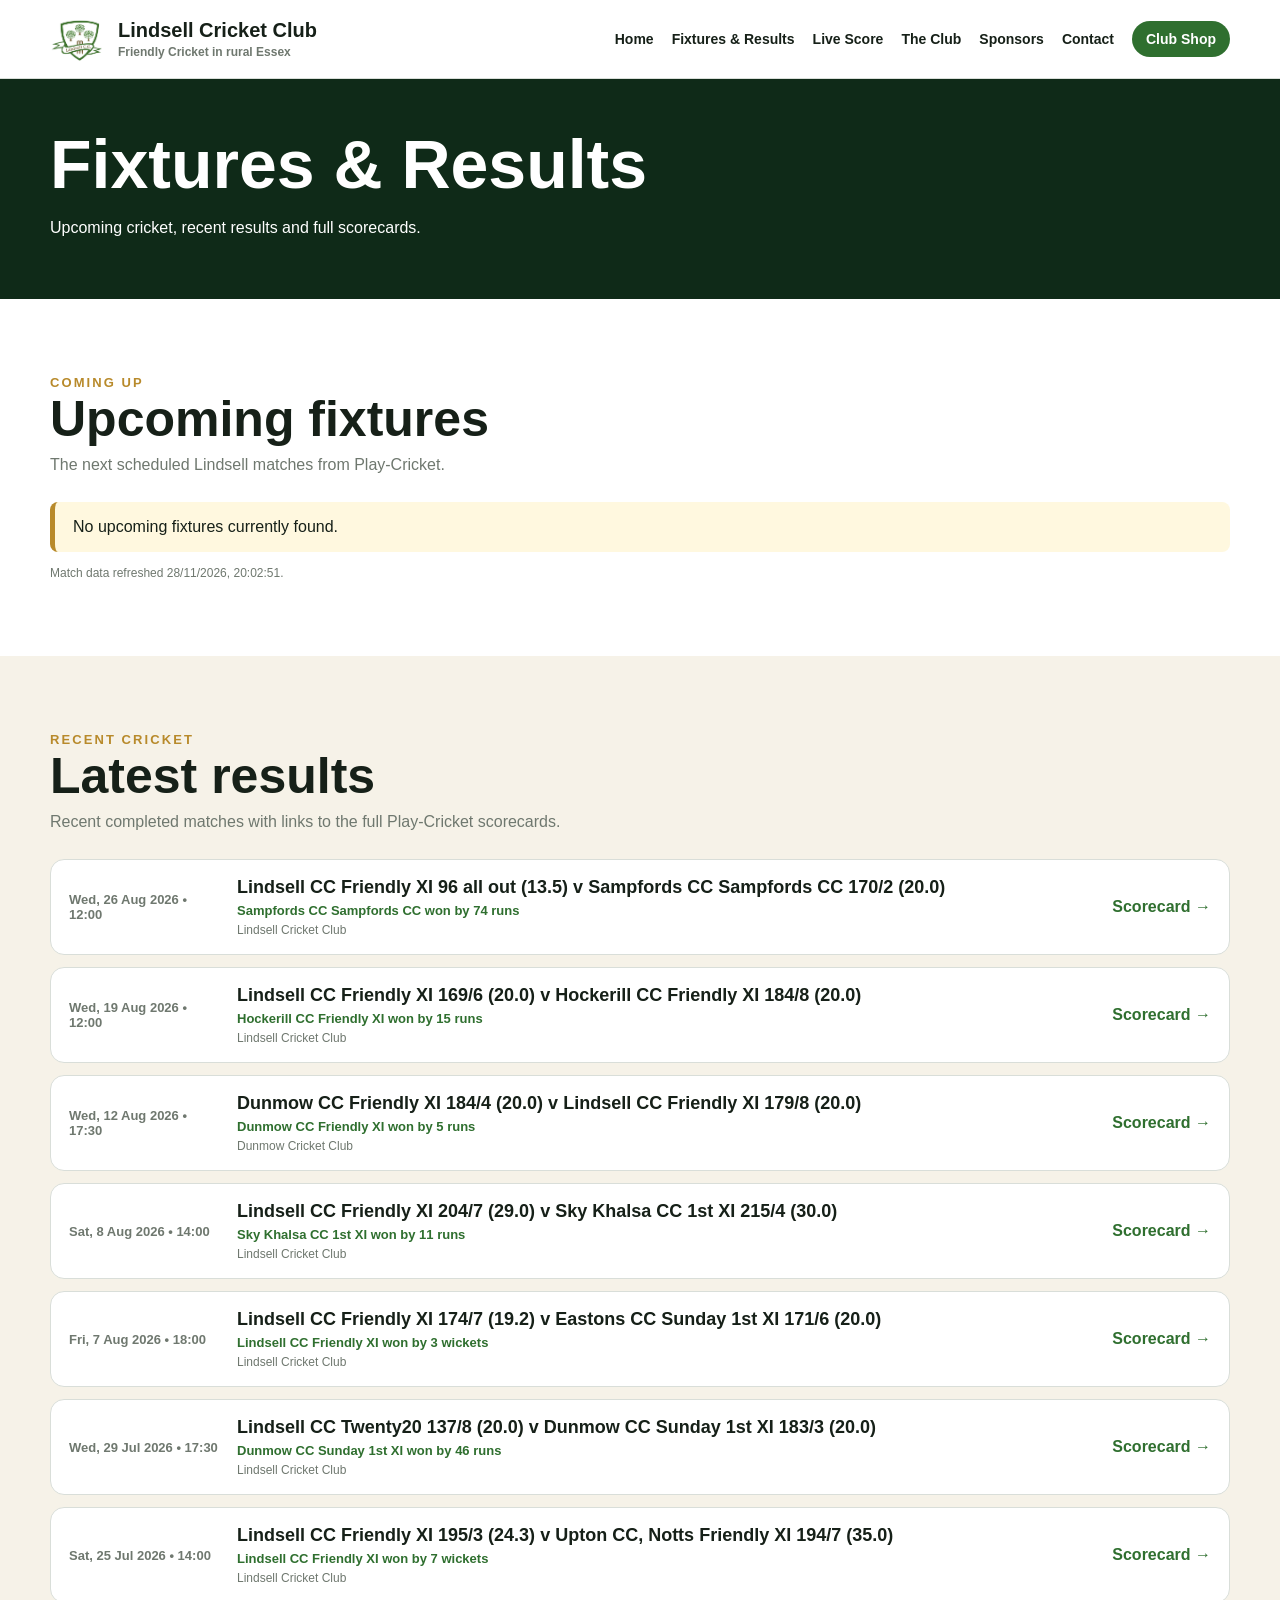
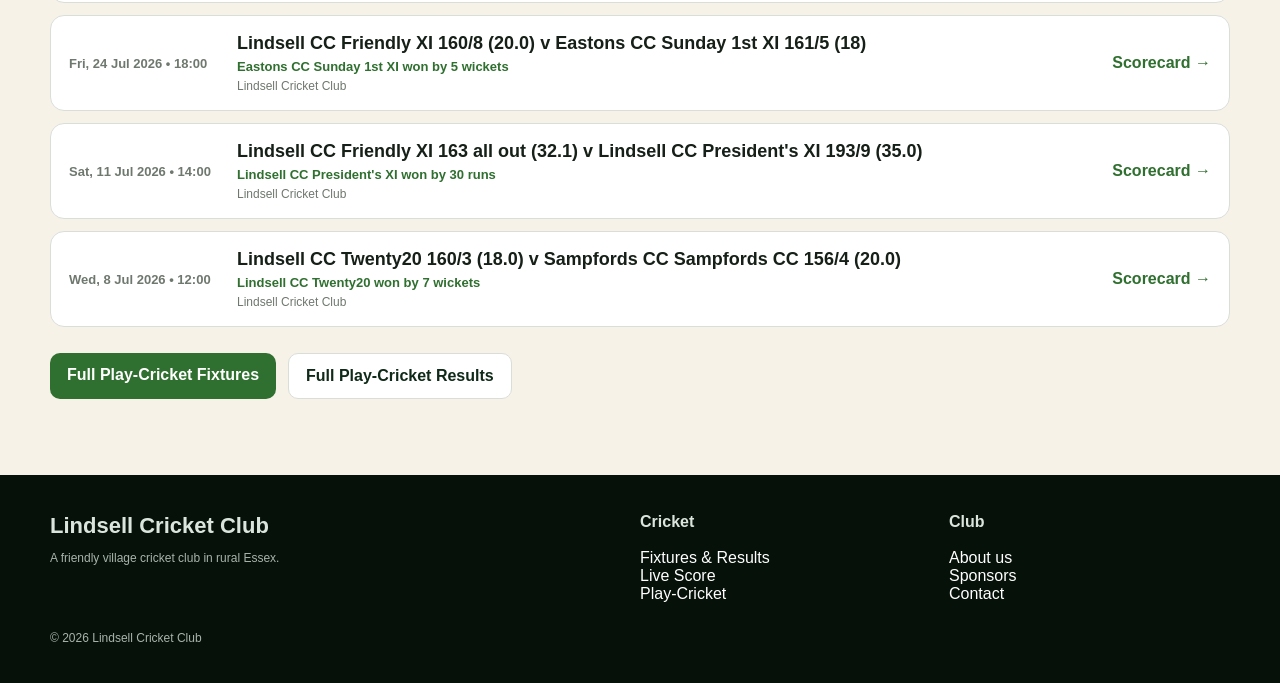
<file: fixtures.html>
<!doctype html>
<html lang="en">
<head>
<meta charset="utf-8">
<meta name="viewport" content="width=device-width,initial-scale=1">
<meta name="description" content="View upcoming fixtures and recent results for Lindsell Cricket Club in North Essex, with match information refreshed from Play-Cricket.">
<meta name="robots" content="index,follow,max-image-preview:large">
<title>Fixtures & Results | Lindsell Cricket Club, Essex</title>
<link rel="canonical" href="https://lindsellcc.co.uk/fixtures.html">
<link rel="icon" type="image/png" href="assets/images/logo.png">
<link rel="apple-touch-icon" href="assets/images/logo.png">
<meta name="theme-color" content="#0f2a18">
<meta property="og:locale" content="en_GB">
<meta property="og:type" content="website">
<meta property="og:site_name" content="Lindsell Cricket Club">
<meta property="og:title" content="Fixtures & Results | Lindsell Cricket Club, Essex">
<meta property="og:description" content="View upcoming fixtures and recent results for Lindsell Cricket Club in North Essex, with match information refreshed from Play-Cricket.">
<meta property="og:url" content="https://lindsellcc.co.uk/fixtures.html">
<meta property="og:image" content="https://lindsellcc.co.uk/assets/images/ground-pristine.jpeg">
<meta property="og:image:alt" content="Lindsell Cricket Club ground in rural Essex">
<meta name="twitter:card" content="summary_large_image">
<meta name="twitter:title" content="Fixtures & Results | Lindsell Cricket Club, Essex">
<meta name="twitter:description" content="View upcoming fixtures and recent results for Lindsell Cricket Club in North Essex, with match information refreshed from Play-Cricket.">
<meta name="twitter:image" content="https://lindsellcc.co.uk/assets/images/ground-pristine.jpeg">
<link rel="stylesheet" href="assets/css/style.css?v=1.3.21">
    <!-- Microsoft Clarity -->
    <script type="text/javascript">
        (function(c,l,a,r,i,t,y){
            c[a]=c[a]||function(){(c[a].q=c[a].q||[]).push(arguments)};
            t=l.createElement(r);t.async=1;t.src="https://www.clarity.ms/tag/"+i;
            y=l.getElementsByTagName(r)[0];y.parentNode.insertBefore(t,y);
        })(window, document, "clarity", "script", "yo1la5okx3");
    </script>
</head>
<body class="fixtures-page">
<header class="site-header">
  <div class="container header-inner">
    <a class="brand" href="index.html">
      <img src="assets/images/logo.png" alt="Lindsell Cricket Club logo">
      <div class="brand-text"><strong>Lindsell Cricket Club</strong><span>Friendly Cricket in rural Essex</span></div>
    </a>
    <button class="menu-btn" aria-label="Open menu">☰</button>
    <nav class="nav">
      <a href="index.html">Home</a>
      <a href="fixtures.html">Fixtures & Results</a>
      <a href="live.html">Live Score</a>
      <a href="club.html">The Club</a>
      <a href="sponsors.html">Sponsors</a>
      <a href="contact.html">Contact</a>
      <a class="shop" href="shop.html">Club Shop</a>
    </nav>
  </div>
</header>

<section class="page-hero"><div class="container"><h1>Fixtures & Results</h1><p>Upcoming cricket, recent results and full scorecards.</p></div></section>
<section class="section"><div class="container">
  <div class="section-title section-title-stacked"><div><div class="kicker" style="color:var(--gold)">Coming up</div><h2>Upcoming fixtures</h2></div><p>The next scheduled Lindsell matches from Play-Cricket.</p></div>
  <div class="fixtures-list" data-upcoming-list><div class="notice">Loading upcoming fixtures…</div></div>
  <div class="data-note" data-match-updated>Loading match data…</div>
</div></section>
<section class="section alt"><div class="container">
  <div class="section-title section-title-stacked"><div><div class="kicker" style="color:var(--gold)">Recent cricket</div><h2>Latest results</h2></div><p>Recent completed matches with links to the full Play-Cricket scorecards.</p></div>
  <div class="fixtures-list" data-results-list><div class="notice">Loading recent results…</div></div>
  <div class="actions"><a class="btn primary" href="https://lindsell.play-cricket.com/Matches?tab=Fixture" target="_blank" rel="noopener">Full Play-Cricket Fixtures</a><a class="btn secondary playcricket-results-btn" href="https://lindsell.play-cricket.com/Matches?tab=Result" target="_blank" rel="noopener">Full Play-Cricket Results</a></div>
</div></section>

<footer class="footer">
  <div class="container footer-grid">
    <div><strong style="font-size:22px">Lindsell Cricket Club</strong><p class="small">A friendly village cricket club in rural Essex.</p></div>
    <div><strong>Cricket</strong><br><br><a href="fixtures.html">Fixtures & Results</a><br><a href="live.html">Live Score</a><br><a href="https://lindsell.play-cricket.com/" target="_blank" rel="noopener">Play-Cricket</a></div>
    <div><strong>Club</strong><br><br><a href="club.html">About us</a><br><a href="sponsors.html">Sponsors</a><br><a href="contact.html">Contact</a></div>
  </div>
  <div class="container small" style="margin-top:28px">© 2026 Lindsell Cricket Club</div>
</footer>
<script src="assets/js/site.js?v=1.3.21"></script>
<script src="assets/js/config.js?v=1.3.21"></script>
<script src="assets/js/match-centre.js?v=1.3.21"></script>
</body>
</html>
</file>
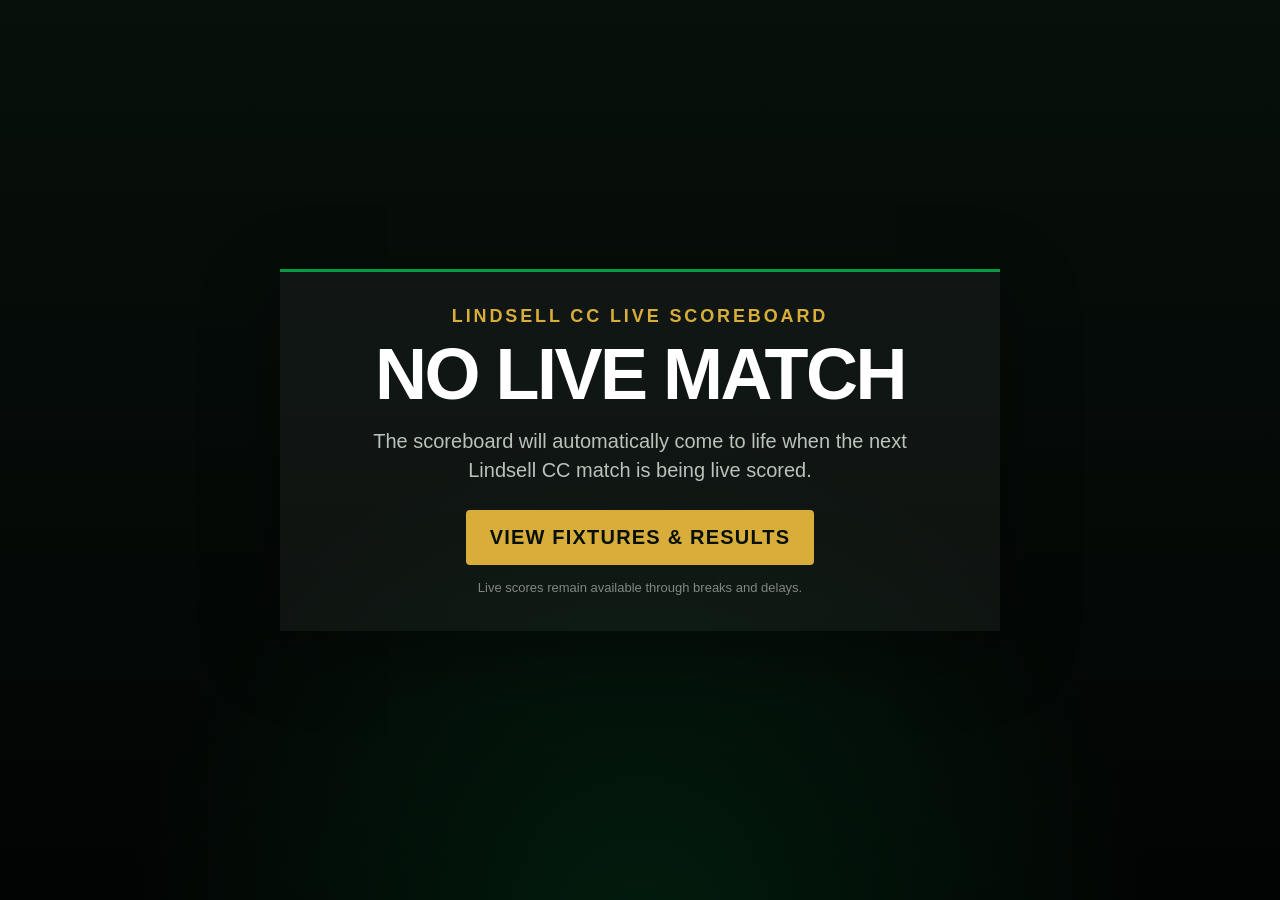
<file: live-scoreboard.html>
<!DOCTYPE html>
<html lang="en">
<head>
<meta charset="UTF-8" />
<meta name="viewport" content="width=device-width, initial-scale=1.0" />
<title>Lindsell Live Cricket Scoreboard</title>
<style>
:root{
  --green:#039C43;
  --gold:#d8ad39;
  --white:#ffffff;
  --muted:#b9c2bd;
  --panel:rgba(255,255,255,.045);
  --line:rgba(255,255,255,.10);
  --bg1:#07100b;
  --bg2:#020403;
}
*{box-sizing:border-box}
html,body{
  width:100%;
  height:100%;
  margin:0;
  overflow:hidden;
  background:#020403;
  font-family:"Arial Narrow",Arial,Helvetica,sans-serif;
  color:var(--white);
}
body{display:flex;align-items:center;justify-content:center}
.scoreboard{
  width:100vw;
  height:100vh;
  position:relative;
  overflow:hidden;
  display:grid;
  grid-template-rows:7vh 64vh 17vh 12vh;
  background:
    radial-gradient(circle at 50% 105%,rgba(3,156,67,.12),transparent 46%),
    linear-gradient(180deg,var(--bg1) 0%,var(--bg2) 100%);
}
.topbar{
  display:flex;
  align-items:center;
  justify-content:center;
  border-bottom:1px solid var(--line);
}
.fixture{
  display:flex;
  align-items:center;
  gap:1.4vw;
  font-size:1.7vw;
  font-weight:900;
  letter-spacing:.08em;
  white-space:nowrap;
}
.fixture-v{
  color:var(--gold);
  font-size:1.4vw;
}
.main-area{
  display:grid;
  grid-template-columns:20% 60% 20%;
  align-items:stretch;
  padding:.8vh 2.6vw 1.6vh;
  gap:1.2vw;
}
.batter-side{
  align-self:end;
  transform:translateY(-6vh);
  position:relative;
  height:47%;
  min-height:0;
  padding:1.4vh 1.8vw 0;
  background:linear-gradient(180deg,rgba(255,255,255,.045),rgba(255,255,255,.018));
  display:grid;
  grid-template-rows:auto auto auto;
  align-content:end;
  row-gap:.8vh;
  overflow:hidden;
}
.left-batter{border-left:.45vw solid var(--gold)}
.right-batter{
  border-right:.45vw solid var(--green);
  transform:translateY(-6vh) translateX(-1vw);
}
.batter-name{
  font-size:2.1vw;
  font-weight:900;
  letter-spacing:.02em;
  white-space:nowrap;
  overflow:hidden;
  text-overflow:clip;
  max-width:100%;
}
.batter-balls{
  margin-top:0;
  margin-bottom:.5vh;
  color:var(--muted);
  font-size:1vw;
  font-weight:800;
  letter-spacing:.05em;
}
.batter-score{
  align-self:end;
  justify-self:center;
  font-size:10.6vw;
  line-height:.82;
  font-weight:900;
  letter-spacing:-.04em;
  margin-top:0;
}

/* Move batter name, balls and score upward inside the box only */
.batter-name,
.batter-balls,
.batter-score{
  transform:translateY(-16pt);
}
.score-centre{
  display:flex;
  flex-direction:column;
  align-items:center;
  justify-content:center;
  min-width:0;
}
.batting-team{
  margin-bottom:1.2vh;
  transform:translateY(-8vh);
  color:var(--gold);
  font-size:1.7vw;
  font-weight:900;
  letter-spacing:.05em;
  white-space:nowrap;
  overflow:hidden;
  text-overflow:ellipsis;
  max-width:90%;
}
.main-score{
  font-size:20.5vw;
  transform:translateY(-5vh);
  line-height:.72;
  font-weight:900;
  letter-spacing:-.055em;
  white-space:nowrap;
}
.overs{
  margin-top:2vh;
  transform:translateY(4vh);
  color:var(--muted);
  font-size:5.5vw;
  line-height:1;
  font-weight:900;
  letter-spacing:.04em;
  white-space:nowrap;
}
.info-row{
  display:grid;
  grid-template-columns:22% 56% 22%;
  gap:1.4vw;
  padding:0 2.6vw 1.1vh;
}
.bowler-box,
.projection-box{
  background:var(--panel);
  border-top:1px solid var(--line);
  border-bottom:1px solid var(--line);
}
.bowler-box{
  display:grid;
  grid-template-columns:1fr auto;
  align-items:center;
  padding:0 1.8vw;
  border-left:.35vw solid var(--green);
}
.bowler-left{
  display:flex;
  align-items:center;
  gap:1vw;
  min-width:0;
}
.gold-label{
  color:var(--gold);
  font-size:0.8vw;
  font-weight:900;
  letter-spacing:.11em;
  white-space:nowrap;
}
.bowler-name{
  font-size:1.65vw;
  font-weight:900;
  white-space:nowrap;
  overflow:hidden;
  text-overflow:ellipsis;
}
.bowler-figures-wrap{
  text-align:right;
}
.bowler-figures{
  font-size:1.65vw;
  font-weight:900;
  letter-spacing:.02em;
}
.projection-box{
  display:flex;
  flex-direction:column;
  align-items:center;
  justify-content:center;
}
.projection-footer{
  display:flex;
  flex-direction:column;
  align-items:center;
  justify-content:center;
}
.projection-main{
  display:flex;
  flex-direction:column;
  align-items:center;
  justify-content:center;
  background:var(--panel);
  border-top:1px solid var(--line);
  border-bottom:1px solid var(--line);
  border-right:.35vw solid var(--gold);
  width:calc(100% - 1.5vw);
}
.partnership-main{
  display:flex;
  flex-direction:column;
  align-items:center;
  justify-content:center;
  background:var(--panel);
  border-top:1px solid var(--line);
  border-bottom:1px solid var(--line);
  border-left:.35vw solid var(--gold);
}
.partnership-value{
  margin-top:.3vh;
  color:var(--gold);
  font-size:3vw;
  line-height:1;
  font-weight:900;
}
.bowler-footer{
  position:relative;
  display:block;
  padding:0 1.5vw;
}
.bowler-identity{
  position:absolute;
  left:1.5vw;
  top:1.2vh;
  display:flex;
  flex-direction:column;
  align-items:flex-start;
  gap:.45vh;
  min-width:0;
}
.bowler-identity .bowler-name{
  font-size:1.65vw;
}
.bowler-figures-centre{
  position:absolute;
  left:50%;
  top:50%;
  transform:translate(-50%,-50%);
  font-size:3.2vw;
  font-weight:900;
  letter-spacing:.04em;
  white-space:nowrap;
}
.projection-value{
  margin-top:.3vh;
  font-size:6vw;
  line-height:1;
  font-weight:900;
}
.footer{
  display:grid;
  grid-template-columns:22% 78%;
  gap:1.4vw;
  padding:0 2.6vw .8vh;
}
.footer-card{
  background:var(--panel);
  border-top:.35vh solid var(--green);
  display:flex;
  flex-direction:column;
  align-items:center;
  justify-content:center;
}
.gold-card{border-top-color:var(--gold)}
.footer-label{
  color:var(--muted);
  font-size:.9vw;
  font-weight:900;
  letter-spacing:.12em;
}
.footer-value{
  margin-top:.45vh;
  font-weight:900;
}
.small-value{font-size:2.15vw}
.gold-value{color:var(--gold)}
.over-card{
  flex-direction:column;
  gap:.85vh;
}
.over-card .gold-label{
  font-size:1.05vw;
}
.ball-row{
  display:flex;
  align-items:center;
  justify-content:center;
  gap:.55vw;
  max-width:95%;
}
.ball{
  width:2.45vw;
  height:2.45vw;
  min-width:2.45vw;
  border-radius:4px;
  display:flex;
  align-items:center;
  justify-content:center;
  background:rgba(255,255,255,.055);
  border:1px solid rgba(255,255,255,.14);
  font-size:1.25vw;
  font-weight:900;
}
.ball.wicket{
  color:#e33;
  border-color:rgba(227,51,51,.55);
}
.ball.boundary{
  color:var(--green);
  border-color:rgba(3,156,67,.45);
}

/* WIDE / NO-BALL BOXES */
.ball.wide,
.ball.noball{
  width:3.15vw;
  height:3.15vw;
  min-width:3.15vw;
  flex-direction:column;
  line-height:1;
  gap:.12vw;
  overflow:hidden;
}

.ball.wide{
  border-color:rgba(70,145,255,.95);
  background:rgba(50,105,190,.22);
}

.ball.noball{
  border-color:rgba(165,90,255,.95);
  background:rgba(110,55,175,.22);
}

.ball .extra-code{
  display:block;
  font-size:1.05vw;
  line-height:1;
  font-weight:900;
  color:#fff;
}

.ball .extra-runs{
  display:block;
  font-size:.92vw;
  line-height:1;
  font-weight:900;
  color:#fff;
}

.over-card.compact .ball.wide,
.over-card.compact .ball.noball{
  width:2.55vw;
  height:2.55vw;
  min-width:2.55vw;
}

.over-card.ultra-compact .ball.wide,
.over-card.ultra-compact .ball.noball{
  width:2.1vw;
  height:2.1vw;
  min-width:2.1vw;
}
.over-card.compact .ball-row{gap:.35vw}
.over-card.compact .ball{width:2vw;height:2vw;min-width:2vw;font-size:1vw}
.over-card.ultra-compact .ball-row{gap:.25vw}
.over-card.ultra-compact .ball{width:1.65vw;height:1.65vw;min-width:1.65vw;font-size:.82vw}
.watermark{
  position:absolute;
  right:.8vw;
  bottom:.35vh;
  color:rgba(255,255,255,.10);
  font-size:.62vw;
  font-weight:800;
  letter-spacing:.06em;
}
@media (max-aspect-ratio:4/3){
  .fixture{font-size:2.2vw}.fixture-v{font-size:1.8vw}
  .batter-name{font-size:2.7vw}.batter-balls{font-size:1.3vw}.batter-score{font-size:12vw}
  .batting-team{font-size:2.1vw}.main-score{font-size:19vw}.overs{font-size:5.2vw}
  .gold-label{font-size:1.3vw}.bowler-name,.bowler-figures{font-size:2vw}
  .projection-value{font-size:4.5vw}
  .footer-label{font-size:1.1vw}.small-value{font-size:2.6vw}
  .ball{width:2.8vw;height:2.8vw;min-width:2.8vw;font-size:1.4vw}
}

/* ===== PUBLIC WEBSITE / MOBILE LAUNCH LAYER ===== */
.public-layer{
  position:fixed;
  inset:0;
  z-index:1000;
  background:
    radial-gradient(circle at 50% 105%,rgba(3,156,67,.16),transparent 45%),
    linear-gradient(180deg,#07100b 0%,#020403 100%);
  display:flex;
  align-items:center;
  justify-content:center;
  padding:24px;
  text-align:center;
}
.public-layer[hidden]{display:none}
.public-panel{
  width:min(92vw,720px);
  padding:34px 28px;
  border-top:3px solid var(--green);
  background:rgba(255,255,255,.045);
  box-shadow:0 18px 70px rgba(0,0,0,.38);
}
.public-eyebrow{
  color:var(--gold);
  font-size:clamp(12px,2.8vw,18px);
  font-weight:900;
  letter-spacing:.16em;
  margin-bottom:14px;
}
.public-title{
  margin:0;
  font-size:clamp(34px,8vw,72px);
  line-height:.94;
  font-weight:900;
  letter-spacing:-.035em;
}
.public-copy{
  max-width:560px;
  margin:18px auto 0;
  color:var(--muted);
  font-size:clamp(15px,3.7vw,20px);
  line-height:1.45;
}
.public-button{
  appearance:none;
  border:0;
  border-radius:4px;
  margin-top:25px;
  padding:16px 24px;
  background:var(--green);
  color:#fff;
  font:inherit;
  font-size:clamp(15px,3.8vw,20px);
  font-weight:900;
  letter-spacing:.06em;
  cursor:pointer;
}
.public-button.gold{
  background:var(--gold);
  color:#07100b;
}
.public-small{
  margin-top:14px;
  color:rgba(255,255,255,.48);
  font-size:13px;
  line-height:1.4;
}
.rotate-symbol{
  display:block;
  color:var(--gold);
  font-size:64px;
  line-height:1;
  margin-bottom:16px;
}
#scoreboardRoot[hidden]{display:none}
@media (orientation:landscape){
  #rotateLayer{display:none !important}
}


/* ===== v11.4 PHONE LANDSCAPE FIX =====
   Desktop keeps the exact original TV CSS.
   Only short landscape screens use a fixed 1920x1080 canvas, then scale
   the complete canvas proportionally to the visible Safari viewport.
*/
@media (orientation: landscape) and (max-height: 600px) {

:root{
  --green:#039C43;
  --gold:#d8ad39;
  --white:#ffffff;
  --muted:#b9c2bd;
  --panel:rgba(255,255,255,.045);
  --line:rgba(255,255,255,.10);
  --bg1:#07100b;
  --bg2:#020403;
}
*{box-sizing:border-box}
html,body{
  width:100%;
  height:100%;
  margin:0;
  overflow:hidden;
  background:#020403;
  font-family:"Arial Narrow",Arial,Helvetica,sans-serif;
  color:var(--white);
}
body{display:flex;align-items:center;justify-content:center}
.scoreboard{
  width:1920px;
  height:1080px;
  position:fixed;
  left:50%;
  top:50%;
  transform-origin:center center;
  overflow:hidden;
  display:grid;
  grid-template-rows:75.6000px 691.2000px 183.6000px 129.6000px;
  background:
    radial-gradient(circle at 50% 105%,rgba(3,156,67,.12),transparent 46%),
    linear-gradient(180deg,var(--bg1) 0%,var(--bg2) 100%);
}
.topbar{
  display:flex;
  align-items:center;
  justify-content:center;
  border-bottom:1px solid var(--line);
}
.fixture{
  display:flex;
  align-items:center;
  gap:26.8800px;
  font-size:32.6400px;
  font-weight:900;
  letter-spacing:.08em;
  white-space:nowrap;
}
.fixture-v{
  color:var(--gold);
  font-size:26.8800px;
}
.main-area{
  display:grid;
  grid-template-columns:20% 60% 20%;
  align-items:stretch;
  padding:8.6400px 49.9200px 17.2800px;
  gap:23.0400px;
}
.batter-side{
  align-self:end;
  transform:translateY(-64.8000px);
  position:relative;
  height:47%;
  min-height:0;
  padding:15.1200px 34.5600px 0;
  background:linear-gradient(180deg,rgba(255,255,255,.045),rgba(255,255,255,.018));
  display:grid;
  grid-template-rows:auto auto auto;
  align-content:end;
  row-gap:8.6400px;
  overflow:hidden;
}
.left-batter{border-left:8.6400px solid var(--gold)}
.right-batter{
  border-right:8.6400px solid var(--green);
  transform:translateY(-64.8000px) translateX(-19.2000px);
}
.batter-name{
  font-size:40.3200px;
  font-weight:900;
  letter-spacing:.02em;
  white-space:nowrap;
  overflow:hidden;
  text-overflow:clip;
  max-width:100%;
}
.batter-balls{
  margin-top:0;
  margin-bottom:5.4000px;
  color:var(--muted);
  font-size:19.2000px;
  font-weight:800;
  letter-spacing:.05em;
}
.batter-score{
  align-self:end;
  justify-self:center;
  font-size:203.5200px;
  line-height:.82;
  font-weight:900;
  letter-spacing:-.04em;
  margin-top:0;
}

/* Move batter name, balls and score upward inside the box only */
.batter-name,
.batter-balls,
.batter-score{
  transform:translateY(-16pt);
}
.score-centre{
  display:flex;
  flex-direction:column;
  align-items:center;
  justify-content:center;
  min-width:0;
}
.batting-team{
  margin-bottom:12.9600px;
  transform:translateY(-86.4000px);
  color:var(--gold);
  font-size:32.6400px;
  font-weight:900;
  letter-spacing:.05em;
  white-space:nowrap;
  overflow:hidden;
  text-overflow:ellipsis;
  max-width:90%;
}
.main-score{
  font-size:393.6000px;
  transform:translateY(-54.0000px);
  line-height:.72;
  font-weight:900;
  letter-spacing:-.055em;
  white-space:nowrap;
}
.overs{
  margin-top:21.6000px;
  transform:translateY(43.2000px);
  color:var(--muted);
  font-size:105.6000px;
  line-height:1;
  font-weight:900;
  letter-spacing:.04em;
  white-space:nowrap;
}
.info-row{
  display:grid;
  grid-template-columns:22% 56% 22%;
  gap:26.8800px;
  padding:0 49.9200px 11.8800px;
}
.bowler-box,
.projection-box{
  background:var(--panel);
  border-top:1px solid var(--line);
  border-bottom:1px solid var(--line);
}
.bowler-box{
  display:grid;
  grid-template-columns:1fr auto;
  align-items:center;
  padding:0 34.5600px;
  border-left:6.7200px solid var(--green);
}
.bowler-left{
  display:flex;
  align-items:center;
  gap:19.2000px;
  min-width:0;
}
.gold-label{
  color:var(--gold);
  font-size:15.3600px;
  font-weight:900;
  letter-spacing:.11em;
  white-space:nowrap;
}
.bowler-name{
  font-size:31.6800px;
  font-weight:900;
  white-space:nowrap;
  overflow:hidden;
  text-overflow:ellipsis;
}
.bowler-figures-wrap{
  text-align:right;
}
.bowler-figures{
  font-size:31.6800px;
  font-weight:900;
  letter-spacing:.02em;
}
.projection-box{
  display:flex;
  flex-direction:column;
  align-items:center;
  justify-content:center;
}
.projection-footer{
  display:flex;
  flex-direction:column;
  align-items:center;
  justify-content:center;
}
.projection-main{
  display:flex;
  flex-direction:column;
  align-items:center;
  justify-content:center;
  background:var(--panel);
  border-top:1px solid var(--line);
  border-bottom:1px solid var(--line);
  border-right:6.7200px solid var(--gold);
  width:calc(100% - 28.8000px);
}
.partnership-main{
  display:flex;
  flex-direction:column;
  align-items:center;
  justify-content:center;
  background:var(--panel);
  border-top:1px solid var(--line);
  border-bottom:1px solid var(--line);
  border-left:6.7200px solid var(--gold);
}
.partnership-value{
  margin-top:3.2400px;
  color:var(--gold);
  font-size:57.6000px;
  line-height:1;
  font-weight:900;
}
.bowler-footer{
  position:relative;
  display:block;
  padding:0 28.8000px;
}
.bowler-identity{
  position:absolute;
  left:28.8000px;
  top:12.9600px;
  display:flex;
  flex-direction:column;
  align-items:flex-start;
  gap:4.8600px;
  min-width:0;
}
.bowler-identity .bowler-name{
  font-size:31.6800px;
}
.bowler-figures-centre{
  position:absolute;
  left:50%;
  top:50%;
  transform:translate(-50%,-50%);
  font-size:61.4400px;
  font-weight:900;
  letter-spacing:.04em;
  white-space:nowrap;
}
.projection-value{
  margin-top:3.2400px;
  font-size:115.2000px;
  line-height:1;
  font-weight:900;
}
.footer{
  display:grid;
  grid-template-columns:22% 78%;
  gap:26.8800px;
  padding:0 49.9200px 8.6400px;
}
.footer-card{
  background:var(--panel);
  border-top:3.7800px solid var(--green);
  display:flex;
  flex-direction:column;
  align-items:center;
  justify-content:center;
}
.gold-card{border-top-color:var(--gold)}
.footer-label{
  color:var(--muted);
  font-size:17.2800px;
  font-weight:900;
  letter-spacing:.12em;
}
.footer-value{
  margin-top:4.8600px;
  font-weight:900;
}
.small-value{font-size:41.2800px}
.gold-value{color:var(--gold)}
.over-card{
  flex-direction:column;
  gap:9.1800px;
}
.over-card .gold-label{
  font-size:20.1600px;
}
.ball-row{
  display:flex;
  align-items:center;
  justify-content:center;
  gap:10.5600px;
  max-width:95%;
}
.ball{
  width:47.0400px;
  height:47.0400px;
  min-width:47.0400px;
  border-radius:4px;
  display:flex;
  align-items:center;
  justify-content:center;
  background:rgba(255,255,255,.055);
  border:1px solid rgba(255,255,255,.14);
  font-size:24.0000px;
  font-weight:900;
}
.ball.wicket{
  color:#e33;
  border-color:rgba(227,51,51,.55);
}
.ball.boundary{
  color:var(--green);
  border-color:rgba(3,156,67,.45);
}

/* WIDE / NO-BALL BOXES */
.ball.wide,
.ball.noball{
  width:60.4800px;
  height:60.4800px;
  min-width:60.4800px;
  flex-direction:column;
  line-height:1;
  gap:2.3040px;
  overflow:hidden;
}

.ball.wide{
  border-color:rgba(70,145,255,.95);
  background:rgba(50,105,190,.22);
}

.ball.noball{
  border-color:rgba(165,90,255,.95);
  background:rgba(110,55,175,.22);
}

.ball .extra-code{
  display:block;
  font-size:20.1600px;
  line-height:1;
  font-weight:900;
  color:#fff;
}

.ball .extra-runs{
  display:block;
  font-size:17.6640px;
  line-height:1;
  font-weight:900;
  color:#fff;
}

.over-card.compact .ball.wide,
.over-card.compact .ball.noball{
  width:48.9600px;
  height:48.9600px;
  min-width:48.9600px;
}

.over-card.ultra-compact .ball.wide,
.over-card.ultra-compact .ball.noball{
  width:40.3200px;
  height:40.3200px;
  min-width:40.3200px;
}
.over-card.compact .ball-row{gap:6.7200px}
.over-card.compact .ball{width:38.4000px;height:38.4000px;min-width:38.4000px;font-size:19.2000px}
.over-card.ultra-compact .ball-row{gap:4.8000px}
.over-card.ultra-compact .ball{width:31.6800px;height:31.6800px;min-width:31.6800px;font-size:15.7440px}
.watermark{
  position:absolute;
  right:15.3600px;
  bottom:3.7800px;
  color:rgba(255,255,255,.10);
  font-size:11.9040px;
  font-weight:800;
  letter-spacing:.06em;
}


  html,body{
    width:100%;
    height:100%;
    overflow:hidden;
  }

  body{
    display:block;
  }

  #scoreboardRoot{
    width:1920px;
    height:1080px;
    position:fixed;
    left:50%;
    top:50%;
    transform-origin:center center;
  }
}


.waiting-panel{
  width:min(94vw,900px);
}
.waiting-fixture{
  display:flex;
  align-items:center;
  justify-content:center;
  gap:18px;
  margin:10px auto 24px;
  flex-wrap:wrap;
}
.waiting-team{
  font-size:clamp(22px,5vw,40px);
  font-weight:900;
  letter-spacing:.035em;
  line-height:1.05;
}
.waiting-v{
  color:var(--gold);
  font-size:clamp(18px,4vw,28px);
  font-weight:900;
}
.waiting-title{
  font-size:clamp(30px,7vw,62px);
}
.waiting-meta{
  margin-top:18px;
  color:var(--gold);
  font-size:clamp(13px,3vw,17px);
  font-weight:900;
  letter-spacing:.08em;
}


/* ===== v11.9 MATCH COMPLETE ===== */
.completed-panel{
  width:min(94vw,900px);
  border-top-color:var(--gold);
}
.completed-fixture{
  margin:4px auto 22px;
  color:var(--muted);
  font-size:clamp(13px,2.8vw,17px);
  font-weight:900;
  letter-spacing:.08em;
}
.completed-scores{
  display:grid;
  grid-template-columns:1fr auto 1fr;
  align-items:center;
  gap:18px;
  margin:28px auto 18px;
}
.completed-team{
  min-width:0;
}
.completed-team-name{
  font-size:clamp(18px,4.5vw,34px);
  font-weight:900;
  line-height:1.05;
  overflow-wrap:anywhere;
}
.completed-score{
  margin-top:8px;
  color:var(--gold);
  font-size:clamp(42px,9vw,80px);
  line-height:.95;
  font-weight:900;
  letter-spacing:-.04em;
}
.completed-overs{
  margin-top:7px;
  color:var(--muted);
  font-size:clamp(12px,2.8vw,16px);
  font-weight:800;
}
.completed-v{
  color:var(--green);
  font-size:clamp(18px,4vw,28px);
  font-weight:900;
}
.completed-result{
  margin:22px auto 0;
  max-width:760px;
  font-size:clamp(17px,4vw,27px);
  line-height:1.2;
  font-weight:900;
}
@media (max-width:620px){
  .completed-scores{
    grid-template-columns:1fr;
    gap:11px;
  }
  .completed-v{display:none}
  .completed-team{
    padding:10px 0;
    border-top:1px solid rgba(255,255,255,.08);
  }
}

</style>
    <!-- Microsoft Clarity -->
    <script type="text/javascript">
        (function(c,l,a,r,i,t,y){
            c[a]=c[a]||function(){(c[a].q=c[a].q||[]).push(arguments)};
            t=l.createElement(r);t.async=1;t.src="https://www.clarity.ms/tag/"+i;
            y=l.getElementsByTagName(r)[0];y.parentNode.insertBefore(t,y);
        })(window, document, "clarity", "script", "yo1la5okx3");
    </script>
</head>
<body>

<div class="public-layer" id="standbyLayer">
  <div class="public-panel">
    <div class="public-eyebrow">LINDSELL CC LIVE SCOREBOARD</div>
    <h1 class="public-title">NO LIVE MATCH</h1>
    <p class="public-copy">
      The scoreboard will automatically come to life when the next Lindsell CC
      match is being live scored.
    </p>
    <button class="public-button gold" id="playCricketButton" type="button">
      VIEW FIXTURES &amp; RESULTS
    </button>
    <div class="public-small">Live scores remain available through breaks and delays.</div>
  </div>
</div>


<div class="public-layer" id="waitingLayer" hidden>
  <div class="public-panel waiting-panel">
    <div class="public-eyebrow">LINDSELL CC LIVE SCOREBOARD</div>
    <div class="waiting-fixture">
      <div class="waiting-team" id="waitingHomeTeam">LINDSELL CC</div>
      <div class="waiting-v">v</div>
      <div class="waiting-team" id="waitingAwayTeam">OPPOSITION CC</div>
    </div>
    <h1 class="public-title waiting-title">PLAY WAITING TO COMMENCE</h1>
    <p class="public-copy">
      This fixture has been connected. The live scoreboard will appear
      automatically as soon as scoring begins.
    </p>
    <div class="waiting-meta" id="waitingMeta"></div>
  </div>
</div>


<div class="public-layer" id="completedLayer" hidden>
  <div class="public-panel completed-panel">
    <div class="public-eyebrow">LINDSELL CC LIVE SCOREBOARD</div>
    <h1 class="public-title">MATCH COMPLETE</h1>
    <div class="completed-fixture" id="completedFixtureMeta"></div>

    <div class="completed-scores">
      <div class="completed-team">
        <div class="completed-team-name" id="completedHomeTeam">LINDSELL CC</div>
        <div class="completed-score" id="completedHomeScore">—</div>
        <div class="completed-overs" id="completedHomeOvers"></div>
      </div>

      <div class="completed-v">v</div>

      <div class="completed-team">
        <div class="completed-team-name" id="completedAwayTeam">OPPOSITION CC</div>
        <div class="completed-score" id="completedAwayScore">—</div>
        <div class="completed-overs" id="completedAwayOvers"></div>
      </div>
    </div>

    <div class="completed-result" id="completedResult">Result available</div>

    <button class="public-button gold" id="scorecardButton" type="button">
      VIEW FULL SCORECARD
    </button>
  </div>
</div>

<div class="public-layer" id="launchLayer" hidden>
  <div class="public-panel">
    <div class="public-eyebrow">LINDSELL CC</div>
    <h1 class="public-title">LIVE MATCH</h1>
    <p class="public-copy">
      A match is currently being broadcast. Tap below to open the scoreboard
      full-screen. Landscape viewing is recommended.
    </p>
    <button class="public-button" id="launchButton" type="button">
      VIEW LIVE SCOREBOARD
    </button>
  </div>
</div>

<div class="public-layer" id="rotateLayer" hidden>
  <div class="public-panel">
    <span class="rotate-symbol">↻</span>
    <div class="public-eyebrow">LIVE SCOREBOARD</div>
    <h1 class="public-title">ROTATE YOUR PHONE</h1>
    <p class="public-copy">
      The Lindsell CC scoreboard is designed for landscape viewing.
    </p>
  </div>
</div>

<div class="scoreboard" id="scoreboardRoot" hidden>

  <header class="topbar">
    <div class="fixture">
      <span id="homeTeam">LINDSELL CC</span>
      <span class="fixture-v">v</span>
      <span id="awayTeam">OPPOSITION CC</span>
    </div>
  </header>

  <main class="main-area">
    <section class="batter-side left-batter" id="batter1Card">
      <div class="batter-name"><span id="batter1Name">C POTTER</span> <span id="batter1Star">*</span></div>
      <div class="batter-balls"><span id="batter1Balls">82</span> BALLS</div>
      <div class="batter-score" id="batter1Runs">64</div>
    </section>

    <section class="score-centre">
      <div class="batting-team" id="battingTeam">LINDSELL CC</div>
      <div class="main-score"><span id="runs">146</span>/<span id="wickets">4</span></div>
      <div class="overs"><span id="overs">27.3</span> OVERS</div>
    </section>

    <section class="batter-side right-batter" id="batter2Card">
      <div class="batter-name"><span id="batter2Name">R GLYNN</span> <span id="batter2Star">*</span></div>
      <div class="batter-balls"><span id="batter2Balls">31</span> BALLS</div>
      <div class="batter-score" id="batter2Runs">28</div>
    </section>
  </main>

  <section class="info-row">
    <div class="partnership-main">
      <div class="footer-label" id="stat3Label">PARTNERSHIP</div>
      <div class="footer-value partnership-value" id="stat3Value">47</div>
    </div>

    <div class="projection-box over-card" id="lastSix">
      <div class="gold-label">THIS OVER</div>
    </div>

    <div class="projection-main">
      <div class="gold-label" id="stat2Label">PROJECTED SCORE</div>
      <div class="projection-value" id="stat2Value">212</div>
    </div>
  </section>

  <footer class="footer">
    <div class="footer-card">
      <div class="footer-label" id="stat1Label">RUN RATE</div>
      <div class="footer-value small-value" id="stat1Value">5.31</div>
    </div>

    <div class="footer-card bowler-footer">
      <div class="bowler-identity">
        <span class="gold-label">BOWLER</span>
        <span class="bowler-name" id="bowlerName">J SMITH</span>
      </div>
      <div class="bowler-figures-centre" id="bowlerFigures">6.3 - 27 - 2</div>
    </div>
  </footer>

  <div class="watermark">LINDSELL CC LIVE SCOREBOARD</div>
</div>

<script src="live-scoreboard-config.js?v=1.3.10"></script>
<script>
function safe(v,f="—"){return v===undefined||v===null||v===""?f:v}
function setText(id,v){document.getElementById(id).textContent=safe(v)}
function formatRate(v){if(v===undefined||v===null||v==="")return "—";const n=Number(v);return Number.isFinite(n)?n.toFixed(2):v}
function ballsFromOvers(overs){
  const s=String(overs??"0.0");
  const [o,b]=s.split(".").map(Number);
  if(!Number.isFinite(o)||!Number.isFinite(b)) return 0;
  return o*6+b;
}
function runRate(runs,overs){
  const balls=ballsFromOvers(overs);
  return balls>0?runs/(balls/6):0;
}
function projectedScore(runs,overs,maxOvers){
  const balls=ballsFromOvers(overs);
  if(!balls||!maxOvers) return "—";
  return Math.round((runs/balls)*(maxOvers*6));
}
function renderCurrentOver(values){
  const wrap=document.getElementById("lastSix");
  wrap.classList.remove("compact","ultra-compact");
  wrap.innerHTML='<div class="gold-label">THIS OVER</div><div class="ball-row"></div>';

  const row=wrap.querySelector(".ball-row");
  const entries=values||[];

  if(entries.length>8) wrap.classList.add("compact");
  if(entries.length>10) wrap.classList.add("ultra-compact");

  entries.forEach(raw=>{
    const ball=document.createElement("span");
    ball.className="ball";

    const original=String(raw ?? "").trim();
    const compact=original.replace(/\s+/g,"").toUpperCase();

    if(compact==="0" || compact==="." || compact==="•"){
      ball.textContent="•";
    }
    else if(compact==="W"){
      ball.classList.add("wicket");
      ball.textContent="W";
    }
    else if(/^\d*(WD|W)$/.test(compact)){
      const m=compact.match(/^(\d*)(WD|W)$/);
      const runs=m && m[1] ? m[1] : "1";
      ball.classList.add("wide");
      ball.innerHTML=
        '<span class="extra-code">W</span>'+
        '<span class="extra-runs">'+runs+'</span>';
    }
    else if(/^\d*NB$/.test(compact)){
      const m=compact.match(/^(\d*)NB$/);
      const runs=m && m[1] ? m[1] : "1";
      ball.classList.add("noball");
      ball.innerHTML=
        '<span class="extra-code">NB</span>'+
        '<span class="extra-runs">'+runs+'</span>';
    }
    else if(compact==="4" || compact==="6"){
      ball.classList.add("boundary");
      ball.textContent=compact;
    }
    else{
      ball.textContent=original || "•";
    }

    row.appendChild(ball);
  });
}

function fitText(el,maxSize=2.1,minSize=1.4){
  if(!el) return;

  let size=maxSize;
  el.style.fontSize=size+"vw";

  while(el.scrollWidth > el.clientWidth && size > minSize){
    size-=0.05;
    el.style.fontSize=size+"vw";
  }
}

function render(){
  const d=window.SCORE||{};

  setText("homeTeam",d.homeTeam||"LINDSELL CC");
  setText("awayTeam",d.awayTeam||"OPPOSITION CC");

  setText("battingTeam",d.battingTeam);
  setText("runs",d.runs??0);
  setText("wickets",d.wickets??0);
  setText("overs",d.overs??"0.0");

  setText("batter1Name",d.batter1?.name);
  setText("batter1Runs",d.batter1?.runs??0);
  setText("batter1Balls",d.batter1?.balls??0);
  document.getElementById("batter1Star").textContent=d.batter1?.notOut===false?"":"*";

  setText("batter2Name",d.batter2?.name);
  setText("batter2Runs",d.batter2?.runs??0);
  setText("batter2Balls",d.batter2?.balls??0);
  document.getElementById("batter2Star").textContent=d.batter2?.notOut===false?"":"*";

  fitText(document.querySelector("#batter1Card .batter-name"));
  fitText(document.querySelector("#batter2Card .batter-name"));

  setText("bowlerName",d.bowler?.name);
  setText("bowlerFigures",d.bowler?.figures);

  renderCurrentOver(d.currentOver);

  const rr=d.runRate??runRate(Number(d.runs||0),d.overs);

  if(Number(d.innings)>=2 && Number(d.target)>0){
    const target=Number(d.target);
    const runs=Number(d.runs||0);
    const maxOvers=Number(d.maxOvers||40);
    const ballsUsed=ballsFromOvers(d.overs);
    const ballsRemaining=Math.max(0,maxOvers*6-ballsUsed);
    const runsNeeded=Math.max(0,target-runs);
    const rrr=ballsRemaining>0?runsNeeded/(ballsRemaining/6):0;

    setText("stat1Label","TARGET");
    setText("stat1Value",target);

    if(d.previousInningsScore){
      setText("stat2Label","LAST INNINGS SCORE");
      setText("stat2Value",d.previousInningsScore);
    }else{
      setText("stat2Label","NEED");
      setText("stat2Value",`${runsNeeded} FROM ${ballsRemaining}`);
    }

    setText("stat3Label",`NEED • RRR ${formatRate(d.requiredRate??rrr)}`);
    setText("stat3Value",`${runsNeeded} FROM ${ballsRemaining}`);
  }else{
    setText("stat1Label","RUN RATE");
    setText("stat1Value",formatRate(rr));

    if(d.previousInningsScore){
      setText("stat2Label","LAST INNINGS SCORE");
      setText("stat2Value",d.previousInningsScore);
    }else{
      setText("stat2Label","PROJECTED SCORE");
      setText("stat2Value",d.projectedScore??projectedScore(Number(d.runs||0),d.overs,Number(d.maxOvers||40)));
    }

    setText("stat3Label","PARTNERSHIP");
    setText("stat3Value",d.partnership??"—");
  }
}


function fitPhoneLandscapeScoreboard(){
  const board = document.getElementById("scoreboardRoot");
  if(!board) return;

  const isPhoneLandscape =
    window.matchMedia("(orientation: landscape) and (max-height: 600px)").matches;

  if(!isPhoneLandscape){
    /* Desktop/tablet: preserve the original TV design exactly. */
    board.style.transform = "";
    board.style.left = "";
    board.style.top = "";
    return;
  }

  const viewport = window.visualViewport;
  const w = viewport ? viewport.width : window.innerWidth;
  const h = viewport ? viewport.height : window.innerHeight;

  const scale = Math.min(w / 1920, h / 1080);

  board.style.left = "50%";
  board.style.top = "50%";
  board.style.transform =
    `translate(-50%, -50%) scale(${scale})`;
}

/* ============================================================
   PUBLIC LIVE DATA
   ============================================================ */

const onlineCfg = window.LINDSELL_ONLINE_CONFIG || {};
const standbyLayer = document.getElementById("standbyLayer");
const launchLayer = document.getElementById("launchLayer");
const waitingLayer = document.getElementById("waitingLayer");
const waitingHomeTeam = document.getElementById("waitingHomeTeam");
const waitingAwayTeam = document.getElementById("waitingAwayTeam");
const waitingMeta = document.getElementById("waitingMeta");
const completedLayer = document.getElementById("completedLayer");
const completedFixtureMeta = document.getElementById("completedFixtureMeta");
const completedHomeTeam = document.getElementById("completedHomeTeam");
const completedAwayTeam = document.getElementById("completedAwayTeam");
const completedHomeScore = document.getElementById("completedHomeScore");
const completedAwayScore = document.getElementById("completedAwayScore");
const completedHomeOvers = document.getElementById("completedHomeOvers");
const completedAwayOvers = document.getElementById("completedAwayOvers");
const completedResult = document.getElementById("completedResult");
const scorecardButton = document.getElementById("scorecardButton");
const rotateLayer = document.getElementById("rotateLayer");
const scoreboardRoot = document.getElementById("scoreboardRoot");
const launchButton = document.getElementById("launchButton");
const playCricketButton = document.getElementById("playCricketButton");

let liveAvailable = false;
let viewerEnteredScoreboard = false;
let lastLiveUpdatedAt = null;
let lastPublicState = "standby";
let lastPublicScore = null;

function configReady(){
  return onlineCfg.supabaseUrl
    && onlineCfg.publishableKey
    && !String(onlineCfg.supabaseUrl).startsWith("PASTE_")
    && !String(onlineCfg.publishableKey).startsWith("PASTE_");
}

function ageHours(iso){
  const t = Date.parse(iso || "");
  if(!Number.isFinite(t)) return Infinity;
  return (Date.now() - t) / 3600000;
}

function isPortraitPhone(){
  return window.matchMedia("(orientation: portrait)").matches
    && Math.min(window.innerWidth,window.innerHeight) < 900;
}

function showStandby(){
  liveAvailable = false;
  viewerEnteredScoreboard = false;
  scoreboardRoot.hidden = true;
  launchLayer.hidden = true;
  waitingLayer.hidden = true;
  completedLayer.hidden = true;
  rotateLayer.hidden = true;
  standbyLayer.hidden = false;
  lastPublicState = "standby";
  lastPublicScore = null;

  if(document.fullscreenElement && document.exitFullscreen){
    document.exitFullscreen().catch(()=>{});
  }
}


function showWaiting(score){
  liveAvailable = false;
  viewerEnteredScoreboard = false;
  scoreboardRoot.hidden = true;
  launchLayer.hidden = true;
  rotateLayer.hidden = true;
  standbyLayer.hidden = true;
  completedLayer.hidden = true;
  waitingLayer.hidden = false;
  lastPublicState = "waiting";
  lastPublicScore = score;

  const home = score?.homeTeam || "LINDSELL CC";
  const away = score?.awayTeam || "OPPOSITION CC";
  waitingHomeTeam.textContent = home;
  waitingAwayTeam.textContent = away;

  const bits = [];
  if(score?.matchDate) bits.push(score.matchDate);
  if(score?.matchTime) bits.push(score.matchTime);
  waitingMeta.textContent = bits.join(" • ");

  if(document.fullscreenElement && document.exitFullscreen){
    document.exitFullscreen().catch(()=>{});
  }
}



function parseCompletedScore(scoreText){
  const s=String(scoreText||"").trim();
  const runsMatch=s.match(/^(\d+)/);
  if(!runsMatch) return null;

  const runs=Number(runsMatch[1]);
  const wicketsMatch=s.match(/\/(\d+)/);
  let wickets=null;

  if(wicketsMatch){
    wickets=Number(wicketsMatch[1]);
  }else if(/all out/i.test(s)){
    wickets=10;
  }

  return {runs,wickets};
}

function cleanCompletedTeamName(name){
  return String(name||"")
    .replace(/\s*-\s*/g," ")
    .replace(/\s+/g," ")
    .trim();
}

function completedResultFromMatchData(match){
  const original=String(match?.result_description||"").trim();
  const status=original.toLowerCase();

  if(!original) return "";
  if(
    status.includes("match in progress") ||
    status.includes("cancelled") ||
    status.includes("canceled") ||
    status.includes("abandoned") ||
    status.includes("no result") ||
    status.includes("tied") ||
    status.includes("tie")
  ){
    return original;
  }

  if(!Array.isArray(match?.innings) || match.innings.length < 2){
    return original;
  }

  const byTeam={};
  match.innings.forEach(i=>{
    byTeam[i.team_name]=parseCompletedScore(i.score);
  });

  const home=byTeam[match.home_name];
  const away=byTeam[match.away_name];
  if(!home || !away) return original;

  const homeWon=home.runs>away.runs;
  const awayWon=away.runs>home.runs;
  if(!homeWon && !awayWon) return original;

  const winnerRaw=homeWon?match.home_name:match.away_name;
  const winnerName=cleanCompletedTeamName(winnerRaw);
  const secondInningsTeam=match.innings[1]?.team_name;
  const winnerBattedSecond=secondInningsTeam===winnerRaw;

  if(winnerBattedSecond){
    const winnerScore=homeWon?home:away;
    if(winnerScore.wickets!==null){
      const wicketsRemaining=Math.max(0,10-winnerScore.wickets);
      if(wicketsRemaining>0){
        return `${winnerName} won by ${wicketsRemaining} wicket${wicketsRemaining===1?"":"s"}`;
      }
    }
  }

  const margin=Math.abs(home.runs-away.runs);
  if(margin>0){
    return `${winnerName} won by ${margin} run${margin===1?"":"s"}`;
  }

  return original;
}

async function upgradeCompletedResult(score){
  if(!score?.fixtureId) return;

  try{
    const response=await fetch(`assets/data/matches.json?v=${Date.now()}`,{cache:"no-store"});
    if(!response.ok) return;

    const data=await response.json();
    const allMatches=[
      data?.latest_result,
      ...(Array.isArray(data?.recent_results)?data.recent_results:[])
    ].filter(Boolean);

    const match=allMatches.find(m=>String(m.id)===String(score.fixtureId));
    if(!match) return;

    const better=completedResultFromMatchData(match);
    if(
      better &&
      lastPublicState==="completed" &&
      lastPublicScore &&
      String(lastPublicScore.fixtureId)===String(score.fixtureId)
    ){
      completedResult.textContent=better;
    }
  }catch(e){
    // Keep the original bridge result if the public match-data snapshot is unavailable.
  }
}

function showCompleted(score){
  liveAvailable = false;
  viewerEnteredScoreboard = false;

  scoreboardRoot.hidden = true;
  launchLayer.hidden = true;
  waitingLayer.hidden = true;
  rotateLayer.hidden = true;
  standbyLayer.hidden = true;
  completedLayer.hidden = false;

  completedHomeTeam.textContent = score?.homeTeam || "HOME";
  completedAwayTeam.textContent = score?.awayTeam || "AWAY";
  completedHomeScore.textContent = score?.homeScore || "—";
  completedAwayScore.textContent = score?.awayScore || "—";
  completedHomeOvers.textContent = score?.homeOvers ? `${score.homeOvers} OVERS` : "";
  completedAwayOvers.textContent = score?.awayOvers ? `${score.awayOvers} OVERS` : "";
  completedResult.textContent = score?.resultDescription || "Result available";

  const bits = [];
  if(score?.matchDate) bits.push(score.matchDate);
  if(score?.matchTime) bits.push(score.matchTime);
  completedFixtureMeta.textContent = bits.join(" • ");

  scorecardButton.dataset.url =
    score?.scorecardUrl ||
    (score?.fixtureId
      ? `https://lindsell.play-cricket.com/website/results/${score.fixtureId}`
      : "");

  lastPublicState = "completed";
  lastPublicScore = score;

  // Match the Fixtures & Results page wording where public Play-Cricket
  // match data is available (e.g. "won by 5 runs" / "won by 3 wickets").
  upgradeCompletedResult(score);

  if(document.fullscreenElement && document.exitFullscreen){
    document.exitFullscreen().catch(()=>{});
  }
}

function showLiveReady(){
  liveAvailable = true;
  standbyLayer.hidden = true;
  waitingLayer.hidden = true;
  completedLayer.hidden = true;
  lastPublicState = "live";

  if(viewerEnteredScoreboard){
    scoreboardRoot.hidden = false;
    launchLayer.hidden = true;
    rotateLayer.hidden = !isPortraitPhone();
  }else{
    scoreboardRoot.hidden = true;
    rotateLayer.hidden = true;
    launchLayer.hidden = false;
  }
}

async function enterScoreboard(){
  viewerEnteredScoreboard = true;

  try{
    if(document.documentElement.requestFullscreen && !document.fullscreenElement){
      await document.documentElement.requestFullscreen();
    }
  }catch(_){}

  try{
    if(screen.orientation && screen.orientation.lock){
      await screen.orientation.lock("landscape");
    }
  }catch(_){}

  launchLayer.hidden = true;
  scoreboardRoot.hidden = false;
  rotateLayer.hidden = !isPortraitPhone();
  requestAnimationFrame(fitPhoneLandscapeScoreboard);
}

function updateOrientationOverlay(){
  if(!liveAvailable || !viewerEnteredScoreboard){
    rotateLayer.hidden = true;
    return;
  }
  rotateLayer.hidden = !isPortraitPhone();
}

async function fetchLiveScore(){
  if(!configReady()){
    showStandby();
    return;
  }

  const base = String(onlineCfg.supabaseUrl).replace(/\/$/,"");
  const rowId = Number(onlineCfg.rowId || 1);
  const url = `${base}/rest/v1/live_scoreboard?id=eq.${rowId}&select=score,updated_at,fixture_id`;

  try{
    const response = await fetch(url,{
      method:"GET",
      cache:"no-store",
      headers:{
        "apikey":onlineCfg.publishableKey,
        "Accept":"application/json"
      }
    });

    if(!response.ok) throw new Error(`HTTP ${response.status}`);

    const rows = await response.json();
    const row = Array.isArray(rows) ? rows[0] : null;
    const staleAfter = Number(onlineCfg.staleAfterHours || 4);

    if(!row || !row.score || ageHours(row.updated_at) >= staleAfter){
      showStandby();
      return;
    }

    const state = String(row.score?.state || "live").toLowerCase();

    if(state === "waiting"){
      lastLiveUpdatedAt = row.updated_at;
      showWaiting(row.score);
      return;
    }

    if(state === "completed"){
      lastLiveUpdatedAt = row.updated_at;
      showCompleted(row.score);
      return;
    }

    window.SCORE = row.score;
    lastPublicScore = row.score;
    lastLiveUpdatedAt = row.updated_at;
    render();
    showLiveReady();
  }catch(_){
    /*
      A short network failure must not throw somebody out of a live match.
      Keep the last successful score until its four-hour freshness window expires.
    */
    if(lastLiveUpdatedAt && ageHours(lastLiveUpdatedAt) < Number(onlineCfg.staleAfterHours || 4)){
      if(lastPublicState === "completed" && lastPublicScore){
        showCompleted(lastPublicScore);
      }else if(lastPublicState === "waiting" && lastPublicScore){
        showWaiting(lastPublicScore);
      }else{
        showLiveReady();
      }
    }else{
      showStandby();
    }
  }
}

launchButton.addEventListener("click",enterScoreboard);
playCricketButton.addEventListener("click",()=>{
  window.top.location.href = onlineCfg.playCricketUrl || "fixtures.html";
});
scorecardButton.addEventListener("click",()=>{
  const url = scorecardButton.dataset.url;
  if(url) window.top.location.href = url;
});
window.addEventListener("resize",()=>{
  updateOrientationOverlay();
  fitPhoneLandscapeScoreboard();
});
window.addEventListener("orientationchange",()=>{
  setTimeout(()=>{
    updateOrientationOverlay();
    fitPhoneLandscapeScoreboard();
  },250);
});

if(window.visualViewport){
  window.visualViewport.addEventListener("resize",fitPhoneLandscapeScoreboard);
}
fitPhoneLandscapeScoreboard();
fetchLiveScore();
setInterval(fetchLiveScore,Math.max(2,Number(onlineCfg.pollSeconds || 3))*1000);

</script>
</body>
</html>
</file>
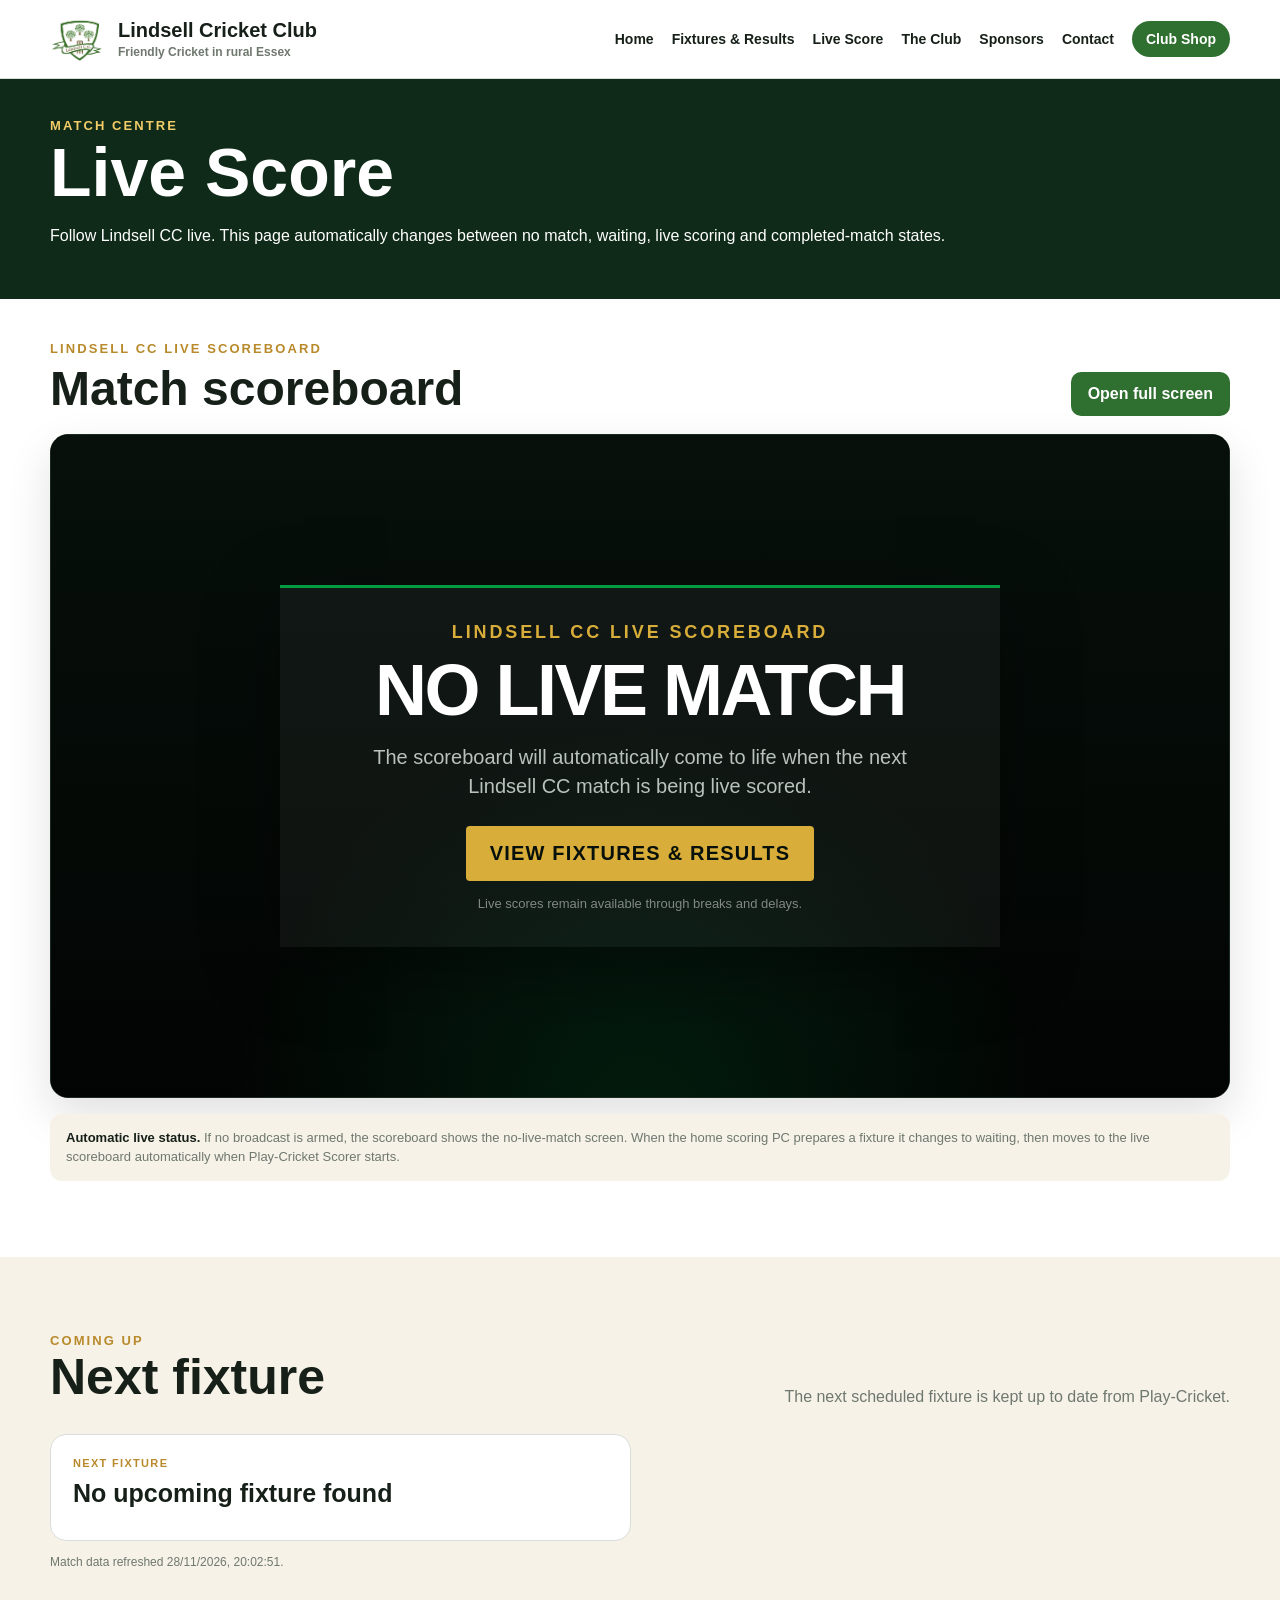
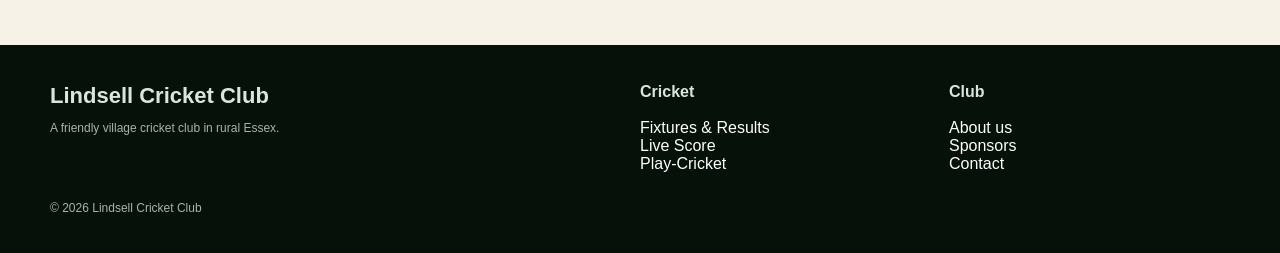
<file: live.html>
<!doctype html>
<html lang="en">
<head>
<meta charset="utf-8">
<meta name="viewport" content="width=device-width,initial-scale=1">
<meta name="description" content="Live cricket score from Lindsell Cricket Club">
<title>Live Score | Lindsell Cricket Club</title>
<link rel="stylesheet" href="assets/css/style.css?v=1.2">
    <!-- Microsoft Clarity -->
    <script type="text/javascript">
        (function(c,l,a,r,i,t,y){
            c[a]=c[a]||function(){(c[a].q=c[a].q||[]).push(arguments)};
            t=l.createElement(r);t.async=1;t.src="https://www.clarity.ms/tag/"+i;
            y=l.getElementsByTagName(r)[0];y.parentNode.insertBefore(t,y);
        })(window, document, "clarity", "script", "yo1la5okx3");
    </script>
</head>
<body>
<header class="site-header">
  <div class="container header-inner">
    <a class="brand" href="index.html">
      <img src="assets/images/logo.png" alt="Lindsell Cricket Club logo">
      <div class="brand-text"><strong>Lindsell Cricket Club</strong><span>Friendly Cricket in rural Essex</span></div>
    </a>
    <button class="menu-btn" aria-label="Open menu">☰</button>
    <nav class="nav">
      <a href="index.html">Home</a>
      <a href="fixtures.html">Fixtures & Results</a>
      <a href="live.html">Live Score</a>
      <a href="club.html">The Club</a>
      <a href="sponsors.html">Sponsors</a>
      <a href="contact.html">Contact</a>
      <a class="shop" href="shop.html">Club Shop</a>
    </nav>
  </div>
</header>

<section class="page-hero live-page-hero">
  <div class="container">
    <div class="kicker">Match centre</div>
    <h1>Live Score</h1>
    <p>Follow Lindsell CC live. This page automatically changes between no match, waiting, live scoring and completed-match states.</p>
  </div>
</section>

<section class="section live-score-section">
  <div class="container">
    <div class="live-score-toolbar">
      <div>
        <div class="kicker" style="color:var(--gold)">Lindsell CC live scoreboard</div>
        <h2>Match scoreboard</h2>
      </div>
      <a class="btn primary" href="live-scoreboard.html?v=1.3.10" target="_blank" rel="noopener">Open full screen</a>
    </div>

    <div class="live-score-frame-shell">
      <iframe
        class="live-score-frame"
        src="live-scoreboard.html?v=1.3.10"
        title="Lindsell CC live cricket scoreboard"
        loading="eager"
        allowfullscreen>
      </iframe>
    </div>

    <div class="live-page-note">
      <strong>Automatic live status.</strong>
      If no broadcast is armed, the scoreboard shows the no-live-match screen. When the home scoring PC prepares a fixture it changes to waiting, then moves to the live scoreboard automatically when Play-Cricket Scorer starts.
    </div>
  </div>
</section>

<section class="section alt">
  <div class="container">
    <div class="section-title">
      <div>
        <div class="kicker" style="color:var(--gold)">Coming up</div>
        <h2>Next fixture</h2>
      </div>
      <p>The next scheduled fixture is kept up to date from Play-Cricket.</p>
    </div>
    <div class="match-grid">
      <article class="match-card" data-next-fixture>
        <div class="match-label">Next fixture</div>
        <h3>Loading…</h3>
      </article>
    </div>
    <div class="data-note" data-match-updated>Loading match data…</div>
  </div>
</section>

<footer class="footer">
  <div class="container footer-grid">
    <div><strong style="font-size:22px">Lindsell Cricket Club</strong><p class="small">A friendly village cricket club in rural Essex.</p></div>
    <div><strong>Cricket</strong><br><br><a href="fixtures.html">Fixtures & Results</a><br><a href="live.html">Live Score</a><br><a href="https://lindsell.play-cricket.com/" target="_blank" rel="noopener">Play-Cricket</a></div>
    <div><strong>Club</strong><br><br><a href="club.html">About us</a><br><a href="sponsors.html">Sponsors</a><br><a href="contact.html">Contact</a></div>
  </div>
  <div class="container small" style="margin-top:28px">© 2026 Lindsell Cricket Club</div>
</footer>

<script src="assets/js/site.js?v=1.2"></script>
<script src="assets/js/config.js?v=1.2"></script>
<script src="assets/js/match-centre.js?v=1.1.1"></script>
</body>
</html>
</file>
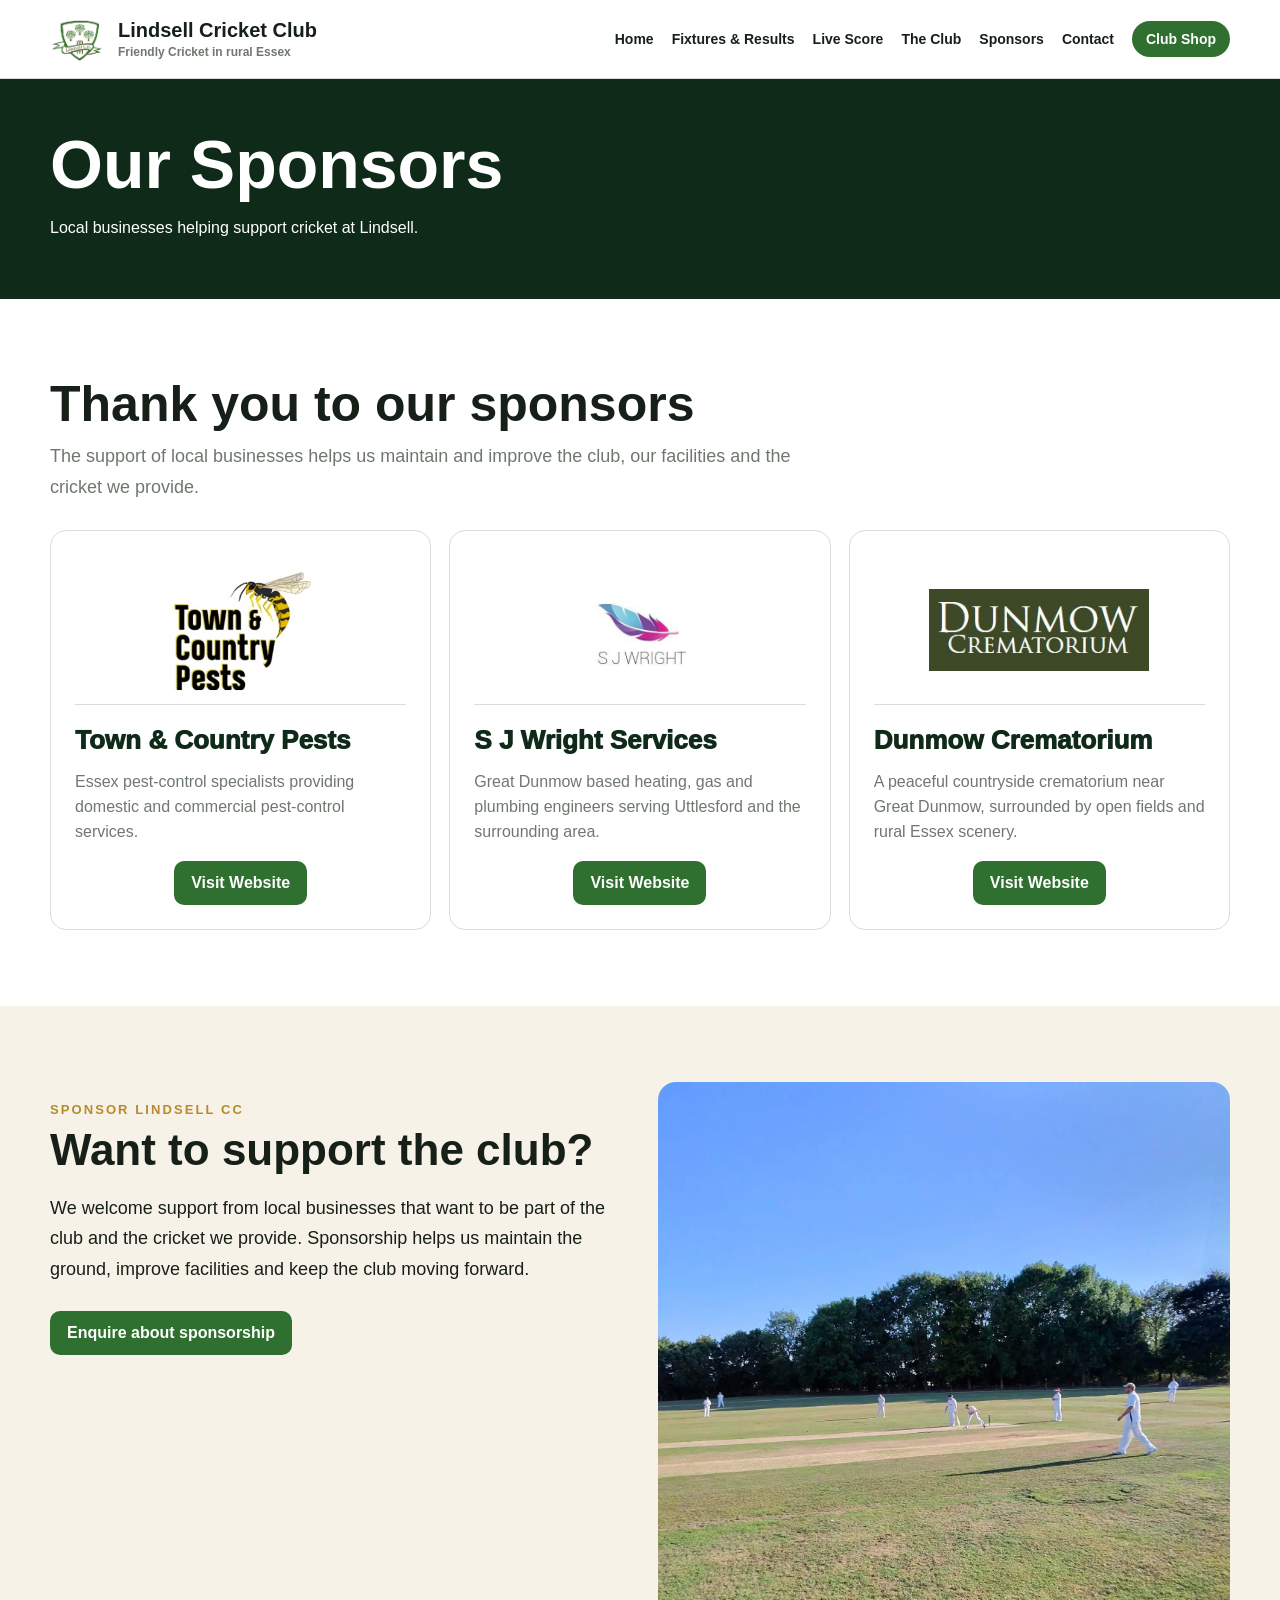
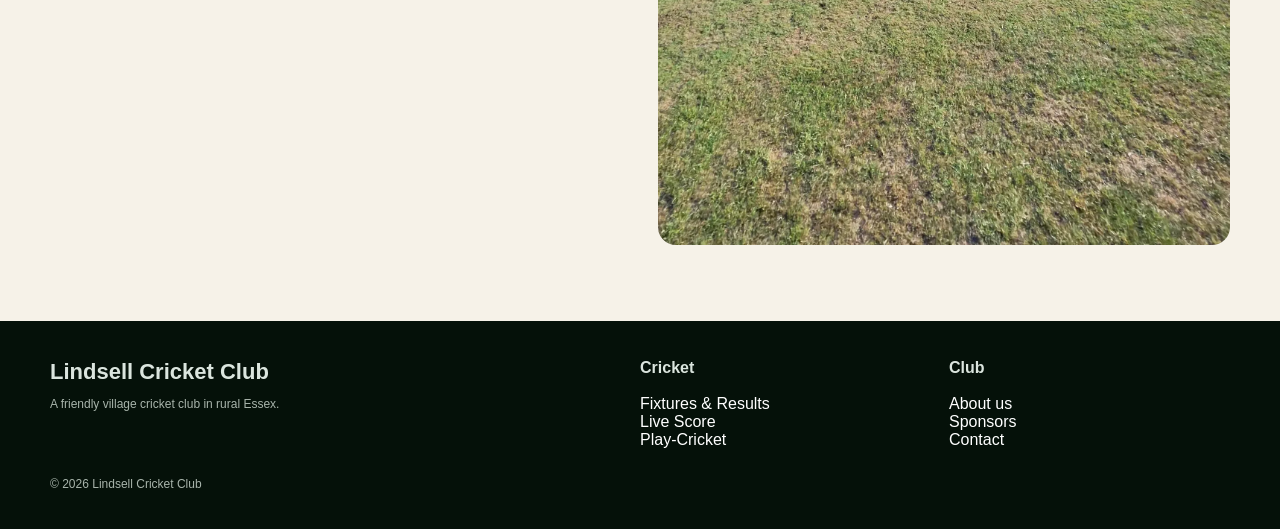
<file: sponsors.html>
<!doctype html>
<html lang="en">
<head>
<meta charset="utf-8">
<meta name="viewport" content="width=device-width,initial-scale=1">
<meta name="description" content="Meet the local businesses and organisations supporting Lindsell Cricket Club and find out how to become a club sponsor.">
<meta name="robots" content="index,follow,max-image-preview:large">
<title>Sponsors | Lindsell Cricket Club</title>
<link rel="canonical" href="https://lindsellcc.co.uk/sponsors.html">
<link rel="icon" type="image/png" href="assets/images/logo.png">
<link rel="apple-touch-icon" href="assets/images/logo.png">
<meta name="theme-color" content="#0f2a18">
<meta property="og:locale" content="en_GB">
<meta property="og:type" content="website">
<meta property="og:site_name" content="Lindsell Cricket Club">
<meta property="og:title" content="Sponsors | Lindsell Cricket Club">
<meta property="og:description" content="Meet the local businesses and organisations supporting Lindsell Cricket Club and find out how to become a club sponsor.">
<meta property="og:url" content="https://lindsellcc.co.uk/sponsors.html">
<meta property="og:image" content="https://lindsellcc.co.uk/assets/images/ground-pristine.jpeg">
<meta property="og:image:alt" content="Lindsell Cricket Club ground in rural Essex">
<meta name="twitter:card" content="summary_large_image">
<meta name="twitter:title" content="Sponsors | Lindsell Cricket Club">
<meta name="twitter:description" content="Meet the local businesses and organisations supporting Lindsell Cricket Club and find out how to become a club sponsor.">
<meta name="twitter:image" content="https://lindsellcc.co.uk/assets/images/ground-pristine.jpeg">
<link rel="stylesheet" href="assets/css/style.css?v=1.3.21">
    <!-- Microsoft Clarity -->
    <script type="text/javascript">
        (function(c,l,a,r,i,t,y){
            c[a]=c[a]||function(){(c[a].q=c[a].q||[]).push(arguments)};
            t=l.createElement(r);t.async=1;t.src="https://www.clarity.ms/tag/"+i;
            y=l.getElementsByTagName(r)[0];y.parentNode.insertBefore(t,y);
        })(window, document, "clarity", "script", "yo1la5okx3");
    </script>
</head>

<body>

<header class="site-header">
  <div class="container header-inner">

    <a class="brand" href="index.html">
      <img src="assets/images/logo.png" alt="Lindsell Cricket Club logo">

      <div class="brand-text">
        <strong>Lindsell Cricket Club</strong>
        <span>Friendly Cricket in rural Essex</span>
      </div>
    </a>

    <button class="menu-btn" aria-label="Open menu">☰</button>

    <nav class="nav">
      <a href="index.html">Home</a>
      <a href="fixtures.html">Fixtures & Results</a>
      <a href="live.html">Live Score</a>
      <a href="club.html">The Club</a>
      <a href="sponsors.html">Sponsors</a>
      <a href="contact.html">Contact</a>
      <a
        class="shop"
        href="shop.html"
      >
        Club Shop
      </a>
    </nav>

  </div>
</header>


<!-- PAGE HERO -->

<section class="page-hero">
  <div class="container">

    <h1>Our Sponsors</h1>

    <p>
      Local businesses helping support cricket at Lindsell.
    </p>

  </div>
</section>


<!-- CURRENT SPONSORS -->

<section class="section">

  <div class="container">

    <div class="section-title section-title-stacked">

      <div>

        <h2>
          Thank you to our sponsors
        </h2>

        <div class="prose">
          <p>
            The support of local businesses helps us maintain and improve the club,
            our facilities and the cricket we provide.
          </p>
        </div>

      </div>

    </div>


    <!-- SPONSOR GRID -->

    <div class="sponsor-grid">


      <!-- TOWN & COUNTRY PESTS -->

      <article class="sponsor-card">

        <div class="sponsor-logo">
          <img src="assets/images/sponsors/town-country-pests.jpg" alt="Town & Country Pests">
        </div>

        <div class="sponsor-name">
          Town & Country Pests
        </div>

        <p>
          Essex pest-control specialists providing domestic and commercial
          pest-control services.
        </p>

        <a
          class="btn primary"
          href="https://www.townandcountrypests.co.uk/"
          target="_blank"
          rel="noopener"
        >
          Visit Website
        </a>

      </article>


      <!-- S J WRIGHT SERVICES -->

      <article class="sponsor-card">

        <div class="sponsor-logo">
          <img src="assets/images/sponsors/sj-wright-services.png" alt="S J Wright Services">
        </div>

        <div class="sponsor-name">
          S J Wright Services
        </div>

        <p>
          Great Dunmow based heating, gas and plumbing engineers serving
          Uttlesford and the surrounding area.
        </p>

        <a
          class="btn primary"
          href="https://www.sjwrightservices.co.uk/"
          target="_blank"
          rel="noopener"
        >
          Visit Website
        </a>

      </article>


      <!-- DUNMOW CREMATORIUM -->

      <article class="sponsor-card">

        <div class="sponsor-logo">
          <img src="assets/images/sponsors/dunmow-crematorium.jpg" alt="Dunmow Crematorium">
        </div>

        <div class="sponsor-name">
          Dunmow Crematorium
        </div>

        <p>
          A peaceful countryside crematorium near Great Dunmow,
          surrounded by open fields and rural Essex scenery.
        </p>

        <a
          class="btn primary"
          href="https://www.dunmowcrematorium.com/"
          target="_blank"
          rel="noopener"
        >
          Visit Website
        </a>

      </article>


    </div>

  </div>

</section>


<!-- BECOME A SPONSOR -->

<section class="section alt">

  <div class="container split sponsor-cta">

    <div>

      <div class="kicker" style="color:var(--gold)">
        Sponsor Lindsell CC
      </div>

      <h2 style="font-size:44px;margin:8px 0 16px">
        Want to support the club?
      </h2>

      <p class="prose">
        We welcome support from local businesses that want to be part of the
        club and the cricket we provide. Sponsorship helps us maintain the
        ground, improve facilities and keep the club moving forward.
      </p>

      <div class="actions">

        <a
          class="btn primary"
          href="contact.html#contact-form"
        >
          Enquire about sponsorship
        </a>

      </div>

    </div>


    <img
      src="assets/images/ground-action.webp"
      alt="Cricket at Lindsell"
    >

  </div>

</section>


<!-- FOOTER -->

<footer class="footer">

  <div class="container footer-grid">

    <div>

      <strong style="font-size:22px">
        Lindsell Cricket Club
      </strong>

      <p class="small">
        A friendly village cricket club in rural Essex.
      </p>

    </div>


    <div>

      <strong>Cricket</strong>

      <br><br>

      <a href="fixtures.html">
        Fixtures & Results
      </a>

      <br>

      <a href="live.html">
        Live Score
      </a>

      <br>

      <a
        href="https://lindsell.play-cricket.com/"
        target="_blank"
        rel="noopener"
      >
        Play-Cricket
      </a>

    </div>


    <div>

      <strong>Club</strong>

      <br><br>

      <a href="club.html">
        About us
      </a>

      <br>

      <a href="sponsors.html">
        Sponsors
      </a>

      <br>

      <a href="contact.html">
        Contact
      </a>

    </div>

  </div>


  <div
    class="container small"
    style="margin-top:28px"
  >
    © 2026 Lindsell Cricket Club
  </div>

</footer>


<script src="assets/js/site.js?v=1.3.21"></script>

</body>
</html>
</file>
<file: assets/css/style.css>
:root{
  --green:#2f6f2f;
  --green-dark:#0f2a18;
  --green-deep:#08150d;
  --gold:#b88a2b;
  --cream:#f6f2e8;
  --white:#fff;
  --ink:#162018;
  --muted:#6f786f;
  --line:#d9ded9;
  --max:1180px
}

*{box-sizing:border-box}

html{scroll-behavior:smooth}

body{
  margin:0;
  font-family:Arial,Helvetica,sans-serif;
  color:var(--ink);
  background:#fff
}

a{color:inherit}

img{
  max-width:100%;
  display:block
}

.container{
  width:min(var(--max),calc(100% - 32px));
  margin:0 auto
}


/* =========================
   HEADER
   ========================= */

.site-header{
  position:sticky;
  top:0;
  z-index:100;
  background:rgba(255,255,255,.96);
  backdrop-filter:blur(8px);
  border-bottom:1px solid var(--line)
}

.header-inner{
  min-height:78px;
  display:flex;
  align-items:center;
  justify-content:space-between;
  gap:20px
}

.brand{
  display:flex;
  align-items:center;
  gap:12px;
  text-decoration:none;
  font-weight:900
}

.brand img{
  width:56px;
  height:56px;
  object-fit:contain
}

.brand-text strong{
  display:block;
  font-size:20px
}

.brand-text span{
  font-size:12px;
  color:var(--muted);
  font-weight:700
}

.nav{
  display:flex;
  align-items:center;
  gap:18px;
  flex-wrap:wrap
}

.nav a{
  text-decoration:none;
  font-weight:800;
  font-size:14px
}

.nav a:hover{
  color:var(--green)
}

.nav .shop{
  background:var(--green);
  color:white;
  padding:10px 14px;
  border-radius:999px
}

.menu-btn{
  display:none;
  border:0;
  background:none;
  font-size:26px
}


/* =========================
   HOMEPAGE HERO
   ========================= */

.hero{
  min-height:72vh;
  position:relative;
  color:#fff;
  display:flex;
  align-items:flex-end;
  background:
    linear-gradient(180deg,rgba(3,18,8,.12),rgba(3,18,8,.75)),
    url("../images/ground-pristine.jpeg") center/cover no-repeat
}

.hero-inner{
  padding:120px 0 72px
}

.kicker{
  color:#f1cc68;
  font-size:13px;
  font-weight:900;
  letter-spacing:.16em;
  text-transform:uppercase
}

/*
  Wider heading area so the hero displays:

  Great Cricket,
  Even Better Company.
*/

.hero h1{
  font-size:clamp(46px,8vw,88px);
  line-height:.95;
  margin:10px 0 16px;
  max-width:1200px
}

.hero p{
  font-size:clamp(18px,2.2vw,24px);
  max-width:720px;
  line-height:1.45;
  color:#edf4ef
}


/* =========================
   BUTTONS
   ========================= */

.actions{
  display:flex;
  gap:12px;
  flex-wrap:wrap;
  margin-top:26px
}

.btn{
  display:inline-block;
  text-decoration:none;
  font-weight:900;
  border-radius:10px;
  padding:13px 17px
}

.btn.primary{
  background:var(--green);
  color:#fff
}

.btn.secondary{
  background:#fff;
  color:var(--green-dark)
}

.btn.outline{
  border:2px solid #fff;
  color:#fff
}


/* =========================
   GENERAL SECTIONS
   ========================= */

.section{
  padding:76px 0
}

.section.alt{
  background:var(--cream)
}

.section.dark{
  background:var(--green-deep);
  color:#fff
}

.section-title{
  display:flex;
  justify-content:space-between;
  align-items:end;
  gap:20px;
  margin-bottom:28px
}

.section-title h2{
  font-size:clamp(30px,5vw,50px);
  margin:0
}

.section-title p{
  margin:0;
  color:var(--muted);
  max-width:620px
}

.section.dark .section-title p{
  color:#cbd6ce
}


/* Stacked section titles */

.section-title-stacked{
  display:block;
  margin-bottom:28px;
}

.section-title-stacked h2{
  margin-bottom:8px;
}

.section-title-stacked p{
  margin:0;
  max-width:760px;
}


/* =========================
   CARDS
   ========================= */

.cards{
  display:grid;
  grid-template-columns:repeat(3,1fr);
  gap:18px
}

.card{
  border:1px solid var(--line);
  border-radius:16px;
  overflow:hidden;
  background:#fff
}

.card .body{
  padding:20px
}

.card .label{
  font-size:11px;
  font-weight:900;
  letter-spacing:.12em;
  text-transform:uppercase;
  color:var(--gold)
}

.card h3{
  font-size:24px;
  margin:8px 0 10px
}

.card p{
  color:var(--muted);
  line-height:1.5
}

.card img{
  width:100%;
  height:230px;
  object-fit:cover
}


/* =========================
   SCORE BOXES
   ========================= */

.score-strip{
  display:grid;
  grid-template-columns:1fr 1fr;
  gap:18px
}

.score-box{
  border-radius:16px;
  padding:24px;
  background:var(--green-dark);
  color:#fff;
  min-height:180px
}

.score-box .eyebrow{
  font-size:11px;
  letter-spacing:.12em;
  text-transform:uppercase;
  color:#e8c85f;
  font-weight:900
}

.score-box h3{
  font-size:28px;
  margin:8px 0
}

.score-box p{
  color:#c8d4cb
}

.live-pill{
  display:inline-flex;
  align-items:center;
  gap:7px;
  background:#11361f;
  border:1px solid #1f5b33;
  padding:7px 10px;
  border-radius:999px;
  font-size:12px;
  font-weight:900
}

.live-dot{
  width:9px;
  height:9px;
  border-radius:50%;
  background:#2fe36c
}


/* =========================
   GALLERY
   ========================= */

.gallery{
  display:grid;
  grid-template-columns:repeat(3,1fr);
  grid-auto-rows:260px;
  gap:12px
}

.gallery img{
  width:100%;
  height:100%;
  object-fit:cover;
  border-radius:14px
}

.gallery .tall{
  grid-row:span 2
}

.gallery .wide{
  grid-column:span 2
}


/* =========================
   SPLIT CONTENT
   ========================= */

.split{
  display:grid;
  grid-template-columns:1fr 1fr;
  gap:36px;
  align-items:center
}

.split img{
  border-radius:18px;
  height:100%;
  object-fit:cover
}

.club-intro-title{
  font-size:48px;
  margin:8px 0 16px
}


/* =========================
   QUICK LINKS
   ========================= */

.quick-links{
  display:grid;
  grid-template-columns:repeat(4,1fr);
  gap:14px
}

.quick-links a{
  display:block;
  text-decoration:none;
  border:1px solid var(--line);
  border-radius:14px;
  padding:18px;
  background:#fff;
  font-weight:900
}

.quick-links a span{
  display:block;
  color:var(--muted);
  font-size:13px;
  margin-top:4px;
  font-weight:600
}


/* =========================
   FOOTER
   ========================= */

.footer{
  background:#051109;
  color:#dbe5de;
  padding:38px 0
}

.footer-grid{
  display:grid;
  grid-template-columns:2fr 1fr 1fr;
  gap:28px
}

.footer a{
  color:#fff;
  text-decoration:none
}

.small{
  font-size:12px;
  color:#a8b4ab
}


/* =========================
   INNER PAGE HERO
   ========================= */

.page-hero{
  background:var(--green-dark);
  color:#fff;
  min-height:220px;
  display:flex;
  align-items:center;
  padding:0
}

.page-hero h1{
  font-size:clamp(40px,7vw,68px);
  margin:0 0 8px
}

.prose{
  max-width:850px;
  font-size:18px;
  line-height:1.7
}

.notice{
  border-left:5px solid var(--gold);
  background:#fff8df;
  padding:16px 18px;
  border-radius:8px
}


/* =========================
   MATCH CENTRE
   ========================= */

.match-grid{
  display:grid;
  grid-template-columns:1fr 1fr;
  gap:18px
}

.match-card{
  position:relative;
  border:1px solid var(--line);
  border-radius:16px;
  background:#fff;
  padding:22px;
  overflow:hidden
}

.match-card .match-label{
  font-size:11px;
  font-weight:900;
  letter-spacing:.12em;
  text-transform:uppercase;
  color:var(--gold)
}

.match-card h3{
  font-size:25px;
  line-height:1.15;
  margin:10px 0
}

.match-meta{
  display:flex;
  gap:10px;
  flex-wrap:wrap;
  color:var(--muted);
  font-size:13px;
  font-weight:700
}

.match-result{
  margin-top:13px;
  padding-top:13px;
  border-top:1px solid var(--line);
  font-weight:900
}

.innings-list{
  display:flex;
  gap:8px;
  flex-wrap:wrap;
  margin-top:10px
}

.innings-chip{
  background:var(--cream);
  border:1px solid #e8dfcb;
  border-radius:999px;
  padding:6px 9px;
  font-size:12px;
  font-weight:900
}


/* =========================
   LIVE HOMEPAGE BANNER
   ========================= */

.home-live-banner{
  display:none;
  margin-bottom:18px;
  border-radius:16px;
  padding:18px 20px;
  background:linear-gradient(135deg,#0a3519,#061d0e);
  color:#fff;
  border:1px solid #1a6032
}

.home-live-banner.visible{
  display:flex;
  align-items:center;
  justify-content:space-between;
  gap:18px
}

.home-live-banner .live-title{
  font-size:clamp(24px,4vw,38px);
  font-weight:950;
  margin:4px 0
}

.home-live-banner .live-copy{
  color:#cce0d2
}

.home-live-banner .live-badge{
  display:inline-flex;
  gap:8px;
  align-items:center;
  color:#4cf07c;
  font-size:12px;
  font-weight:950;
  letter-spacing:.08em
}

.home-live-banner .live-badge i{
  display:block;
  width:10px;
  height:10px;
  background:#33e36c;
  border-radius:50%;
  box-shadow:0 0 0 5px rgba(51,227,108,.12)
}


/* =========================
   FIXTURES
   ========================= */

.fixtures-list{
  display:grid;
  gap:12px
}

.fixture-row{
  display:grid;
  grid-template-columns:150px 1fr auto;
  gap:18px;
  align-items:center;
  padding:17px 18px;
  border:1px solid var(--line);
  border-radius:14px;
  background:#fff
}

.fixture-date{
  font-size:13px;
  color:var(--muted);
  font-weight:800
}

.fixture-teams{
  font-weight:900;
  font-size:18px
}

.fixture-ground{
  font-size:12px;
  color:var(--muted);
  margin-top:5px
}

.fixture-row a{
  text-decoration:none;
  color:var(--green);
  font-weight:900
}

.fixture-result{
  margin-top:5px;
  font-size:13px;
  font-weight:800;
  color:var(--green)
}

.data-note{
  font-size:12px;
  color:var(--muted);
  margin-top:14px
}


/* =========================
   SPONSOR CTA
   ========================= */

.sponsor-cta{
  align-items:start;
}

.sponsor-cta > div{
  padding-top:20px;
}


/* =========================
   WEBSITE v1.3
   CLUB / CONTACT / SPONSORS
   ========================= */

.contact-layout{
  display:grid;
  grid-template-columns:minmax(0,.9fr) minmax(0,1.1fr);
  gap:36px;
  align-items:start
}

.contact-list{
  display:grid;
  gap:12px;
  margin-top:24px
}

.contact-item{
  border:1px solid var(--line);
  border-radius:14px;
  padding:16px 18px;
  background:#fff
}

.contact-label{
  font-size:11px;
  color:var(--gold);
  font-weight:900;
  letter-spacing:.11em;
  text-transform:uppercase;
  margin-bottom:6px
}

.contact-item a{
  color:var(--green);
  font-weight:900;
  text-decoration:none
}

.social-links{
  display:flex;
  flex-wrap:wrap;
  gap:10px;
  margin-top:24px
}

.social-links a{
  display:inline-flex;
  align-items:center;
  justify-content:center;
  padding:10px 13px;
  border-radius:999px;
  background:var(--green-dark);
  color:#fff;
  text-decoration:none;
  font-size:13px;
  font-weight:900
}

.map-card{
  overflow:hidden;
  border:1px solid var(--line);
  border-radius:18px;
  min-height:480px;
  background:#e8ece9;
  box-shadow:0 18px 45px rgba(0,0,0,.08)
}

.map-card iframe{
  display:block;
  width:100%;
  min-height:480px;
  height:100%;
  border:0
}

.sponsor-grid{
  display:grid;
  grid-template-columns:repeat(3,minmax(0,1fr));
  gap:18px
}

.sponsor-card{
  border:1px solid var(--line);
  border-radius:16px;
  padding:24px;
  background:#fff;
  display:flex;
  flex-direction:column;
  align-items:flex-start;
  min-height:270px
}

.sponsor-name{
  font-size:26px;
  font-weight:950;
  line-height:1.05;
  color:var(--green-dark)
}

.sponsor-card p{
  color:var(--muted);
  line-height:1.55;
  flex:1
}


/* =========================
   WEBSITE v1.3.1
   SPONSOR LOGOS
   ========================= */

.sponsor-logo{
  width:100%;
  height:150px;
  display:flex;
  align-items:center;
  justify-content:center;
  margin-bottom:22px;
  padding:6px 10px;
  border-bottom:1px solid var(--line)
}

.sponsor-logo img{
  display:block;
  width:auto;
  height:auto;
  max-width:220px;
  max-height:130px;
  object-fit:contain
}


/* =========================
   WEBSITE v1.3.12 — LIVE SCORE DESKTOP RESTORE
   ========================= */

/*
  These rules must remain global. They previously sat inside the <=900px
  media query, which meant desktop browsers fell back to the iframe's
  default small dimensions.
*/
.live-score-section{
  padding-top:42px;
}

.live-score-toolbar{
  display:flex;
  align-items:end;
  justify-content:space-between;
  gap:20px;
  margin-bottom:18px;
}

.live-score-toolbar h2{
  margin:5px 0 0;
  font-size:clamp(30px,5vw,48px);
}

.live-score-frame-shell{
  width:100%;
  aspect-ratio:16 / 9;
  border-radius:18px;
  overflow:hidden;
  background:#020403;
  border:1px solid #1c2b22;
  box-shadow:0 18px 45px rgba(0,0,0,.12);
}

.live-score-frame{
  display:block;
  width:100%;
  height:100%;
  border:0;
  background:#020403;
}

.live-page-note{
  margin-top:16px;
  padding:14px 16px;
  border-radius:12px;
  background:var(--cream);
  color:var(--muted);
  font-size:13px;
  line-height:1.5;
}

.live-page-note strong{
  color:var(--ink);
}

@media(max-width:760px){
  .live-score-toolbar{
    align-items:flex-start;
    flex-direction:column;
  }

  .live-score-frame-shell{
    border-radius:12px;
  }
}

/* =========================
   TABLET / SMALL DESKTOP
   ========================= */

@media(max-width:900px){

  .nav{
    display:none;
    position:absolute;
    left:0;
    right:0;
    top:78px;
    background:#fff;
    padding:18px 16px;
    border-bottom:1px solid var(--line);
    flex-direction:column;
    align-items:flex-start
  }

  .nav.open{
    display:flex
  }

  .menu-btn{
    display:block
  }

  .cards,
  .quick-links{
    grid-template-columns:1fr 1fr
  }

  .split,
  .score-strip{
    grid-template-columns:1fr
  }

  .gallery{
    grid-template-columns:1fr 1fr
  }

  .gallery .wide{
    grid-column:span 1
  }

  .footer-grid{
    grid-template-columns:1fr
  }

  .contact-layout{
    grid-template-columns:1fr
  }

  .sponsor-grid{
    grid-template-columns:1fr
  }

  .map-card,
  .map-card iframe{
    min-height:380px
  }
}


/* =========================
   MOBILE
   ========================= */

@media(max-width:760px){

  .match-grid{
    grid-template-columns:1fr
  }

  .home-live-banner.visible{
    display:block
  }

  .home-live-banner .actions{
    margin-top:14px
  }

  .fixture-row{
    grid-template-columns:1fr
  }
}

@media(max-width:620px){

  /* Homepage mobile layout: keep key headings intentional and easy to scan. */
  .home-page .section{
    padding:52px 0
  }

  .home-page .hero h1{
    font-size:clamp(27px,7.4vw,34px);
    line-height:1;
    white-space:nowrap
  }

  .home-page .hero .actions{
    display:flex;
    flex-direction:column;
    align-items:flex-start;
    width:auto;
    max-width:none
  }

  .home-page .hero .actions .btn{
    display:inline-block;
    width:auto;
    text-align:center
  }

  .home-page .section-title{
    display:block;
    margin-bottom:24px
  }

  .home-page .section-title h2{
    font-size:clamp(25px,7.5vw,30px);
    line-height:1.08;
    white-space:nowrap;
    margin-top:5px
  }

  .home-page .section-title p{
    max-width:none;
    margin-top:12px;
    line-height:1.5
  }

  .home-page .section-title .kicker{
    white-space:nowrap
  }

  .home-page .quick-links a{
    display:flex;
    flex-direction:column;
    justify-content:center;
    min-height:58px;
    padding:6px 18px
  }

  .home-page .around-club-title h2{
    font-size:clamp(20px,6vw,28px)
  }

  .home-page .club-intro-title{
    font-size:clamp(24px,7vw,30px);
    line-height:1.05;
    white-space:nowrap
  }

  .home-page .menu-btn{
    width:44px;
    height:44px;
    padding:0;
    display:grid;
    place-items:center;
    cursor:pointer
  }

  .cards,
  .quick-links,
  .gallery{
    grid-template-columns:1fr
  }

  .gallery .tall,
  .gallery .wide{
    grid-row:auto;
    grid-column:auto
  }

  .hero{
    min-height:66vh
  }

  .hero-inner{
    padding:90px 0 48px
  }

  .brand-text span{
    display:none
  }
}

.sponsor-card .btn{
  align-self:center;
}
@media(max-width:380px){

  .home-page .header-inner{
    gap:8px
  }

  .home-page .brand{
    gap:8px
  }

  .home-page .brand img{
    width:48px;
    height:48px
  }

  .home-page .brand-text strong{
    font-size:17px
  }
}



/* =========================
   WEBSITE v1.3.10 — FIXTURES & RESULTS PAGE POLISH
   ========================= */

.fixtures-page .playcricket-results-btn{
  background:#fff;
  color:var(--green-dark);
  border:1px solid var(--line)
}

@media(max-width:620px){

  .fixtures-page .section{
    padding:52px 0
  }

  .fixtures-page .page-hero{
    min-height:170px;
    padding:0
  }

  .fixtures-page .page-hero h1{
    font-size:clamp(27px,8.4vw,38px);
    line-height:1.04;
    white-space:nowrap
  }

  .fixtures-page .page-hero p{
    margin-bottom:0;
    line-height:1.5
  }

  .fixtures-page .section-title{
    display:block;
    margin-bottom:24px
  }

  .fixtures-page .section-title h2{
    font-size:clamp(25px,7.5vw,30px);
    line-height:1.08;
    white-space:nowrap;
    margin-top:5px
  }

  .fixtures-page .section-title p{
    max-width:none;
    margin-top:12px;
    line-height:1.5
  }

  .fixtures-page .section-title .kicker{
    white-space:nowrap
  }

  .fixtures-page .fixture-row{
    gap:10px;
    padding:15px 16px
  }

  .fixtures-page .fixture-date{
    font-size:12px;
    line-height:1.35
  }

  .fixtures-page .fixture-teams{
    font-size:16px;
    line-height:1.3
  }

  .fixtures-page .fixture-ground,
  .fixtures-page .fixture-result{
    line-height:1.4
  }

  .fixtures-page .fixture-row > a{
    width:max-content;
    margin-top:2px
  }

  .fixtures-page .actions{
    flex-direction:column;
    align-items:flex-start
  }

  .fixtures-page .actions .btn{
    width:auto;
    text-align:center
  }

  .fixtures-page .menu-btn{
    width:44px;
    height:44px;
    padding:0;
    display:grid;
    place-items:center;
    cursor:pointer
  }
}

@media(max-width:380px){

  .fixtures-page .header-inner{
    gap:8px
  }

  .fixtures-page .brand{
    gap:8px
  }

  .fixtures-page .brand img{
    width:48px;
    height:48px
  }

  .fixtures-page .brand-text strong{
    font-size:17px
  }
}

/* =========================
   WEBSITE v1.3.11 — MOBILE TEAM LINE BREAK
   ========================= */

@media(max-width:620px){
  .fixtures-page .fixture-away-team{
    display:block
  }
}


/* =========================
   WEBSITE v1.3.14 — LIVE SCORE MOBILE ALIGNMENT
   ========================= */

@media(max-width:620px){
  .live-page .live-score-section{
    padding-top:34px;
    padding-bottom:52px
  }

  .live-page .live-score-toolbar{
    width:100%;
    gap:14px;
    margin-bottom:14px
  }

  .live-page .live-score-toolbar h2{
    font-size:clamp(25px,7.5vw,30px);
    line-height:1.08
  }

  .live-page .live-score-toolbar .btn{
    margin:0;
    align-self:flex-start
  }

  .live-page .live-score-frame-shell{
    width:100%;
    max-width:100%;
    margin:0 auto;
    aspect-ratio:16 / 9;
    border-radius:10px;
    box-shadow:0 10px 28px rgba(0,0,0,.10)
  }

  .live-page .live-page-note{
    margin-top:12px;
    padding:12px 13px;
    line-height:1.45
  }

  .live-page .menu-btn{
    width:44px;
    height:44px;
    padding:0;
    display:grid;
    place-items:center;
    cursor:pointer
  }
}

@media(max-width:380px){
  .live-page .header-inner{
    gap:8px
  }

  .live-page .brand{
    gap:8px
  }

  .live-page .brand img{
    width:48px;
    height:48px
  }

  .live-page .brand-text strong{
    font-size:17px
  }
}

/* =========================
   WEBSITE v1.3.16 — CONSISTENT INNER PAGE BANNERS
   ========================= */

@media(max-width:620px){
  .page-hero,
  .fixtures-page .page-hero{
    min-height:170px;
    padding:0
  }
}

/* =========================
   WEBSITE v1.3.17 — PAGE HERO CONTENT ALIGNMENT
   Restores the standard centred .container width inside inner-page heroes
   while retaining the consistent v1.3.16 banner heights.
   ========================= */


/* =========================
   WEBSITE v1.3.19 — CLUB SHOP LANDING PAGE
   ========================= */

.shop-launch-section{
  overflow:hidden
}

.shop-launch-grid{
  display:grid;
  grid-template-columns:minmax(0,1.05fr) minmax(360px,.95fr);
  gap:64px;
  align-items:center
}

.shop-launch-copy h2{
  font-size:clamp(42px,5.5vw,68px);
  line-height:.98;
  margin:10px 0 20px;
  letter-spacing:-.025em
}

.shop-launch-copy .prose{
  margin-bottom:12px
}

.shop-launch-note{
  margin:0;
  color:var(--muted);
  font-size:14px;
  font-weight:800
}

.shop-secondary-btn{
  background:#fff;
  color:var(--green-dark);
  border:1px solid var(--line)
}

.shop-preview-card{
  position:relative;
  min-height:470px;
  padding:28px;
  border-radius:26px;
  color:#fff;
  background:
    radial-gradient(circle at 82% 18%,rgba(184,138,43,.22),transparent 34%),
    linear-gradient(145deg,#123c22,#07180e 72%);
  border:1px solid #245536;
  box-shadow:0 28px 70px rgba(7,24,14,.22);
  display:flex;
  flex-direction:column;
  justify-content:space-between;
  overflow:hidden
}

.shop-preview-card::after{
  content:"";
  position:absolute;
  width:260px;
  height:260px;
  border:1px solid rgba(255,255,255,.08);
  border-radius:50%;
  right:-85px;
  bottom:-115px
}

.shop-preview-top{
  position:relative;
  z-index:1;
  display:flex;
  justify-content:space-between;
  align-items:center;
  gap:16px
}

.shop-status-pill{
  display:inline-flex;
  align-items:center;
  min-height:34px;
  padding:0 12px;
  border-radius:999px;
  background:#f0c755;
  color:#172015;
  font-size:11px;
  font-weight:950;
  letter-spacing:.08em;
  text-transform:uppercase
}

.shop-preview-mark{
  font-weight:950;
  letter-spacing:.18em;
  color:#b9c9be;
  font-size:12px
}

.shop-preview-logo-wrap{
  position:relative;
  z-index:1;
  width:170px;
  height:170px;
  margin:20px auto 8px;
  padding:18px;
  display:grid;
  place-items:center;
  border-radius:50%;
  background:rgba(255,255,255,.96);
  box-shadow:0 20px 50px rgba(0,0,0,.2)
}

.shop-preview-logo-wrap img{
  width:100%;
  height:100%;
  object-fit:contain
}

.shop-preview-copy{
  position:relative;
  z-index:1;
  text-align:center;
  margin-bottom:20px
}

.shop-preview-copy strong{
  display:block;
  font-size:30px;
  line-height:1.05
}

.shop-preview-copy span{
  display:block;
  margin-top:6px;
  color:#bfd0c4;
  font-weight:800
}

.shop-preview-tags{
  position:relative;
  z-index:1;
  display:flex;
  flex-wrap:wrap;
  justify-content:center;
  gap:8px
}

.shop-preview-tags span{
  padding:7px 10px;
  border-radius:999px;
  border:1px solid rgba(255,255,255,.14);
  background:rgba(255,255,255,.06);
  color:#e9f0eb;
  font-size:11px;
  font-weight:900
}

.shop-section-title p{
  max-width:760px
}

.shop-category-grid{
  display:grid;
  grid-template-columns:repeat(2,minmax(0,1fr));
  gap:18px
}

.shop-category-card{
  border:1px solid var(--line);
  border-radius:18px;
  padding:26px;
  background:#fff;
  min-height:290px;
  display:flex;
  flex-direction:column
}

.shop-card-top{
  display:flex;
  align-items:center;
  justify-content:space-between;
  gap:12px;
  margin-bottom:34px
}

.shop-card-number{
  font-size:12px;
  font-weight:950;
  letter-spacing:.14em;
  color:var(--gold)
}

.shop-coming-label{
  font-size:10px;
  text-transform:uppercase;
  letter-spacing:.09em;
  font-weight:950;
  color:var(--green);
  background:#edf5ed;
  border-radius:999px;
  padding:7px 9px
}

.shop-category-card h3{
  font-size:30px;
  line-height:1.05;
  margin:0 0 10px;
  color:var(--green-dark)
}

.shop-category-card p{
  color:var(--muted);
  line-height:1.55;
  margin:0 0 22px;
  max-width:520px
}

.shop-item-list{
  display:flex;
  gap:8px;
  flex-wrap:wrap;
  margin-top:auto
}

.shop-item-list span{
  border:1px solid var(--line);
  border-radius:999px;
  padding:7px 10px;
  font-size:11px;
  font-weight:900;
  color:#536055;
  background:#fafbfa
}

.shop-support-section{
  padding:64px 0
}

.shop-support-grid{
  display:grid;
  grid-template-columns:minmax(0,1.35fr) minmax(280px,.65fr);
  align-items:center;
  gap:48px
}

.shop-support-grid h2{
  font-size:clamp(34px,5vw,52px);
  margin:8px 0 12px;
  line-height:1.02
}

.shop-support-grid p{
  color:#c7d4ca;
  max-width:760px;
  line-height:1.6;
  margin:0
}

.shop-support-actions{
  display:flex;
  flex-direction:column;
  align-items:flex-start;
  gap:16px
}

.shop-support-actions .btn.primary{
  background:#fff;
  color:var(--green-dark)
}

.shop-text-link{
  color:#d8e5db;
  text-decoration:none;
  font-size:13px;
  font-weight:900
}

.shop-text-link:hover{
  color:#fff
}

@media(max-width:900px){
  .shop-launch-grid,
  .shop-support-grid{
    grid-template-columns:1fr;
    gap:34px
  }

  .shop-preview-card{
    min-height:430px
  }
}

@media(max-width:620px){
  .shop-page .section{
    padding:52px 0
  }

  .shop-page .page-hero h1{
    font-size:clamp(34px,11vw,46px)
  }

  .shop-page .page-hero p{
    line-height:1.45;
    margin-bottom:0
  }

  .shop-launch-copy h2{
    font-size:clamp(36px,11vw,48px)
  }

  .shop-launch-copy .prose{
    font-size:16px;
    line-height:1.6
  }

  .shop-launch-copy .actions{
    flex-direction:column;
    align-items:flex-start
  }

  .shop-preview-card{
    min-height:390px;
    padding:22px;
    border-radius:20px
  }

  .shop-preview-logo-wrap{
    width:130px;
    height:130px;
    padding:14px
  }

  .shop-preview-copy strong{
    font-size:25px
  }

  .shop-category-grid{
    grid-template-columns:1fr
  }

  .shop-category-card{
    min-height:0;
    padding:22px
  }

  .shop-card-top{
    margin-bottom:24px
  }

  .shop-category-card h3{
    font-size:26px
  }

  .shop-page .menu-btn{
    width:44px;
    height:44px;
    padding:0;
    display:grid;
    place-items:center;
    cursor:pointer
  }
}

@media(max-width:380px){
  .shop-page .header-inner{
    gap:8px
  }

  .shop-page .brand{
    gap:8px
  }

  .shop-page .brand img{
    width:48px;
    height:48px
  }

  .shop-page .brand-text strong{
    font-size:17px
  }
}
</file>
